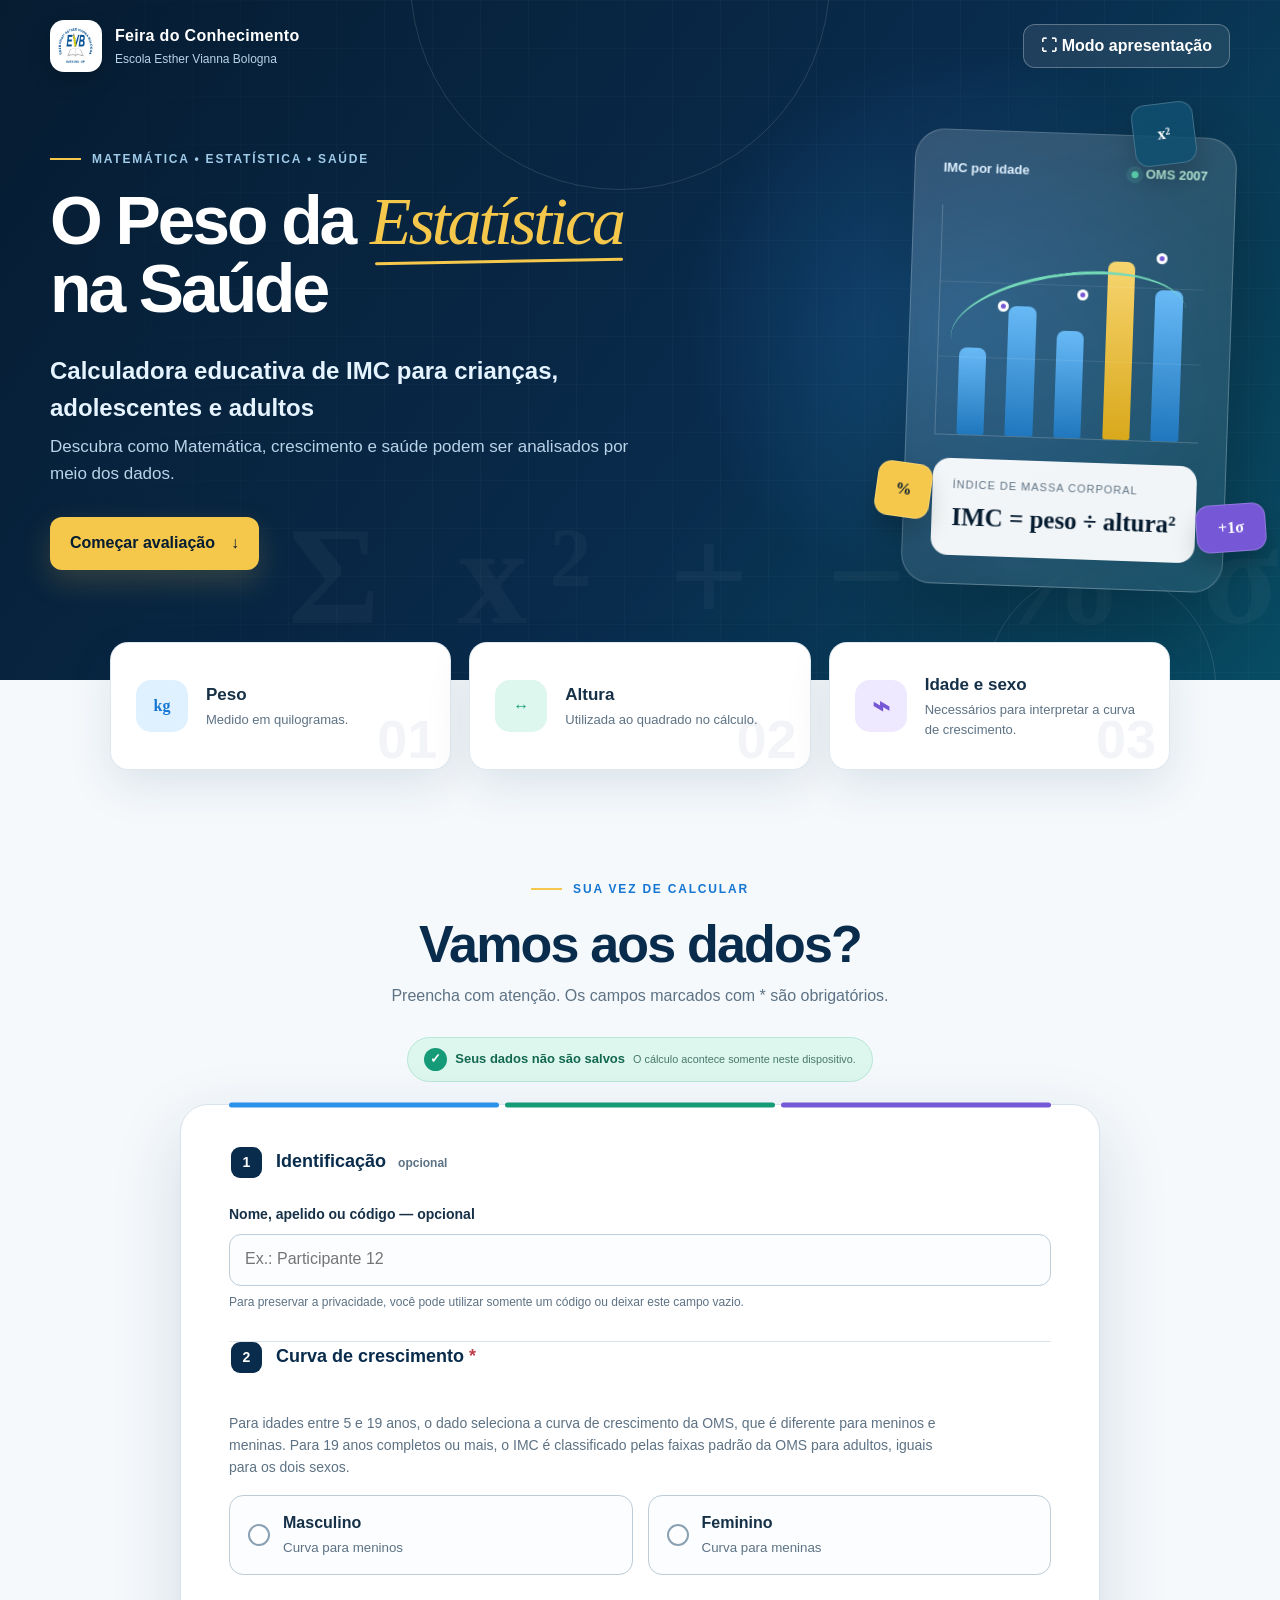
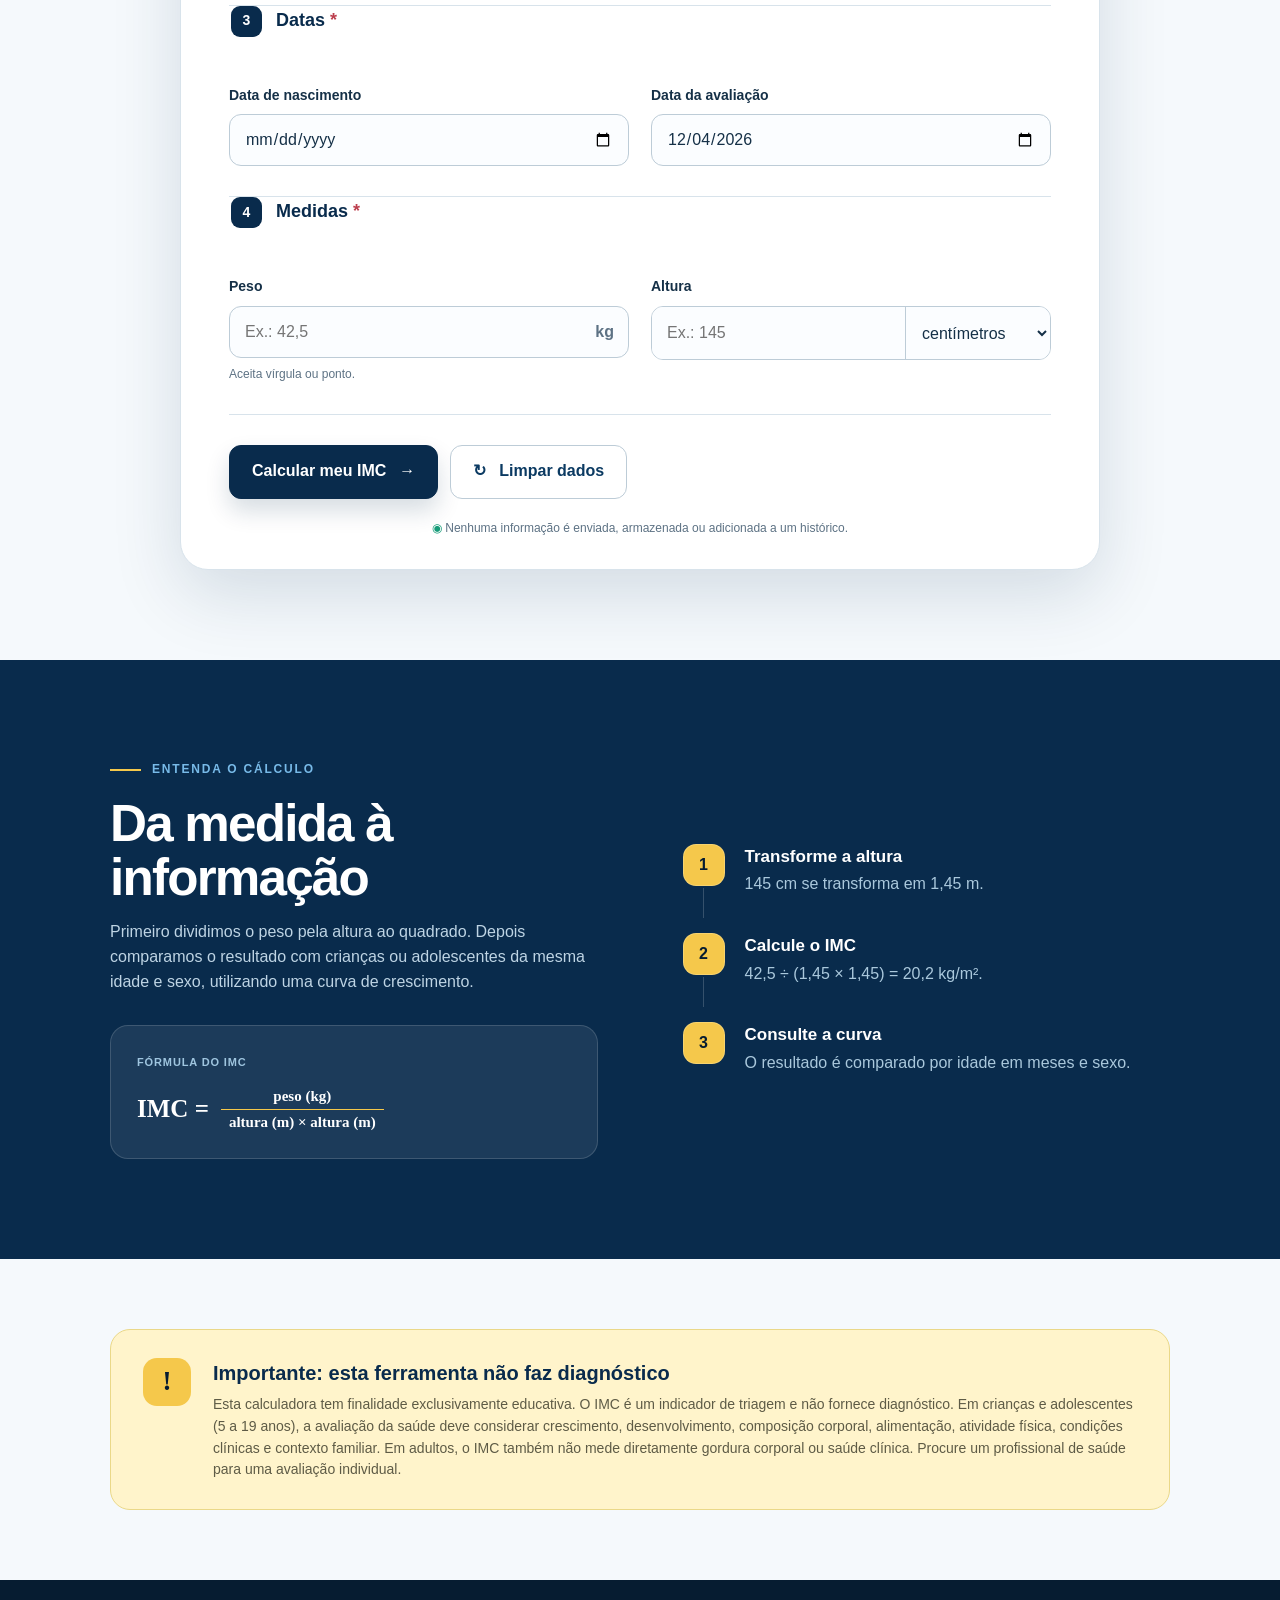
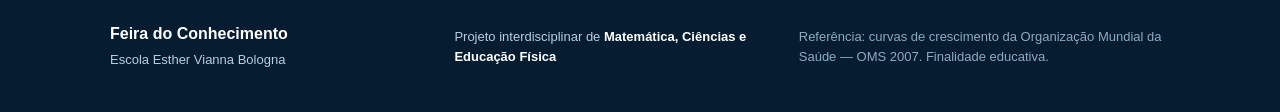
<file: index.html>
<!doctype html>
<html lang="pt-BR">
<head>
  <meta charset="utf-8">
  <meta name="viewport" content="width=device-width, initial-scale=1">
  <meta name="theme-color" content="#092b4c">
  <meta name="description" content="Calculadora educativa de IMC para crianças, adolescentes e adultos: curvas por idade e sexo da OMS até 19 anos e faixas padrão da OMS para adultos.">
  <title>O Peso da Estatística na Saúde</title>
  <link rel="icon" type="image/png" href="logo-escola.png">
  <link rel="stylesheet" href="style.css">
</head>
<body>
  <a class="skip-link" href="#calculadora">Ir para a calculadora</a>

  <header class="site-header">
    <div class="header-inner">
      <a class="brand" href="#inicio" aria-label="Voltar ao início">
        <img class="brand-logo" src="logo-escola.png" width="129" height="129" alt="">
        <span><strong>Feira do Conhecimento</strong><small>Escola Esther Vianna Bologna</small></span>
      </a>
      <button class="presentation-button" id="presentationButton" type="button" aria-label="Ativar modo apresentação em tela cheia">
        <span aria-hidden="true">⛶</span> Modo apresentação
      </button>
    </div>
  </header>

  <main id="inicio">
    <section class="hero" aria-labelledby="hero-title">
      <div class="hero-shape hero-shape-one" aria-hidden="true"></div>
      <div class="hero-shape hero-shape-two" aria-hidden="true"></div>
      <div class="hero-inner">
        <div class="hero-copy">
          <p class="eyebrow"><span></span> Matemática • Estatística • Saúde</p>
          <h1 id="hero-title">O Peso da <em>Estatística</em> na Saúde</h1>
          <p class="hero-subtitle">Calculadora educativa de IMC para crianças, adolescentes e adultos</p>
          <p class="hero-description">Descubra como Matemática, crescimento e saúde podem ser analisados por meio dos dados.</p>
          <a class="hero-cta" href="#calculadora">Começar avaliação <span aria-hidden="true">↓</span></a>
        </div>

        <div class="hero-visual" aria-label="Ilustração educativa com gráfico, régua e símbolos matemáticos">
          <div class="visual-card">
            <div class="visual-topline"><span>IMC por idade</span><span class="live-dot">OMS 2007</span></div>
            <div class="chart" aria-hidden="true">
              <span style="--h:38%"></span><span style="--h:57%"></span><span style="--h:47%"></span><span style="--h:78%"></span><span style="--h:66%"></span>
              <i class="chart-curve"></i>
              <b class="plot-dot dot-one"></b><b class="plot-dot dot-two"></b><b class="plot-dot dot-three"></b>
            </div>
            <div class="visual-formula"><small>Índice de Massa Corporal</small><strong>IMC = peso ÷ altura²</strong></div>
          </div>
          <span class="floating-symbol symbol-one" aria-hidden="true">x²</span>
          <span class="floating-symbol symbol-two" aria-hidden="true">%</span>
          <span class="floating-symbol symbol-three" aria-hidden="true">+1σ</span>
        </div>
      </div>
    </section>

    <section class="education-strip" aria-label="Dados utilizados no cálculo">
      <div class="education-grid">
        <article class="education-card">
          <span class="education-icon scale-icon" aria-hidden="true">kg</span>
          <div><h2>Peso</h2><p>Medido em quilogramas.</p></div>
          <span class="step-number">01</span>
        </article>
        <article class="education-card">
          <span class="education-icon ruler-icon" aria-hidden="true">↔</span>
          <div><h2>Altura</h2><p>Utilizada ao quadrado no cálculo.</p></div>
          <span class="step-number">02</span>
        </article>
        <article class="education-card">
          <span class="education-icon curve-icon" aria-hidden="true">⌁</span>
          <div><h2>Idade e sexo</h2><p>Necessários para interpretar a curva de crescimento.</p></div>
          <span class="step-number">03</span>
        </article>
      </div>
    </section>

    <section class="calculator-section" id="calculadora" aria-labelledby="calculator-title">
      <div class="section-heading">
        <p class="eyebrow dark"><span></span> Sua vez de calcular</p>
        <h2 id="calculator-title">Vamos aos dados?</h2>
        <p>Preencha com atenção. Os campos marcados com <span aria-hidden="true">*</span><span class="sr-only">asterisco</span> são obrigatórios.</p>
      </div>

      <div class="privacy-badge"><span aria-hidden="true">✓</span><strong>Seus dados não são salvos</strong><small>O cálculo acontece somente neste dispositivo.</small></div>

      <form class="calculator-card" id="imcForm" novalidate>
        <div class="form-progress" aria-hidden="true"><span></span><span></span><span></span></div>
        <div class="global-error" id="globalError" role="alert" tabindex="-1" hidden></div>

        <fieldset class="form-block">
          <legend><span>1</span> Identificação <small>opcional</small></legend>
          <div class="field full-field">
            <label for="name">Nome, apelido ou código — opcional</label>
            <input id="name" name="name" type="text" maxlength="60" autocomplete="off" placeholder="Ex.: Participante 12">
            <p class="field-hint">Para preservar a privacidade, você pode utilizar somente um código ou deixar este campo vazio.</p>
          </div>
        </fieldset>

        <fieldset class="form-block">
          <legend><span>2</span> Curva de crescimento <abbr title="campo obrigatório">*</abbr></legend>
          <p class="fieldset-explanation">Para idades entre 5 e 19 anos, o dado seleciona a curva de crescimento da OMS, que é diferente para meninos e meninas. Para 19 anos completos ou mais, o IMC é classificado pelas faixas padrão da OMS para adultos, iguais para os dois sexos.</p>
          <div class="sex-options" id="sexGroup">
            <label class="choice-card"><input type="radio" name="sex" value="male"><span class="choice-dot"></span><span><strong>Masculino</strong><small>Curva para meninos</small></span></label>
            <label class="choice-card"><input type="radio" name="sex" value="female"><span class="choice-dot"></span><span><strong>Feminino</strong><small>Curva para meninas</small></span></label>
          </div>
          <p class="field-error" id="sexError"></p>
        </fieldset>

        <fieldset class="form-block">
          <legend><span>3</span> Datas <abbr title="campos obrigatórios">*</abbr></legend>
          <div class="form-grid">
            <div class="field">
              <label for="birthDate">Data de nascimento</label>
              <input id="birthDate" name="birthDate" type="date" required aria-describedby="birthDateError">
              <p class="field-error" id="birthDateError"></p>
            </div>
            <div class="field">
              <label for="assessmentDate">Data da avaliação</label>
              <input id="assessmentDate" name="assessmentDate" type="date" required aria-describedby="assessmentDateError">
              <p class="field-error" id="assessmentDateError"></p>
            </div>
          </div>
        </fieldset>

        <fieldset class="form-block">
          <legend><span>4</span> Medidas <abbr title="campos obrigatórios">*</abbr></legend>
          <div class="form-grid measures-grid">
            <div class="field">
              <label for="weight">Peso</label>
              <div class="input-with-unit"><input id="weight" name="weight" type="text" inputmode="decimal" autocomplete="off" placeholder="Ex.: 42,5" aria-describedby="weightHint weightError"><span>kg</span></div>
              <p class="field-hint" id="weightHint">Aceita vírgula ou ponto.</p>
              <p class="field-error" id="weightError"></p>
            </div>
            <div class="field">
              <label for="height">Altura</label>
              <div class="height-input-row">
                <input id="height" name="height" type="text" inputmode="decimal" autocomplete="off" placeholder="Ex.: 145" aria-describedby="heightError">
                <select id="heightUnit" name="heightUnit" aria-label="Unidade da altura">
                  <option value="cm">centímetros</option>
                  <option value="m">metros</option>
                </select>
              </div>
              <p class="field-error" id="heightError"></p>
            </div>
          </div>
        </fieldset>

        <div class="form-actions">
          <button class="primary-button" type="submit">Calcular meu IMC <span aria-hidden="true">→</span></button>
          <button class="secondary-button" id="clearButton" type="button"><span aria-hidden="true">↻</span> Limpar dados</button>
        </div>
        <p class="form-privacy"><span aria-hidden="true">◉</span> Nenhuma informação é enviada, armazenada ou adicionada a um histórico.</p>
      </form>
    </section>

    <section class="result-section" id="resultado" aria-labelledby="result-title" aria-live="polite" hidden>
      <div class="result-card" id="resultCard">
        <div class="result-heading">
          <div><p class="eyebrow result-eyebrow"><span></span> Análise concluída</p><h2 id="result-title">Seu resultado</h2><p id="resultName"></p><p class="mode-badge" id="resultModeBadge"></p></div>
          <div class="result-bmi"><small>IMC calculado</small><strong id="resultBmi">—</strong><span>kg/m²</span></div>
        </div>

        <div class="result-summary">
          <div><span>Idade</span><strong id="resultAge">—</strong><small id="resultMonths">—</small></div>
          <div><span>Peso</span><strong id="resultWeight">—</strong></div>
          <div><span>Altura</span><strong id="resultHeight">—</strong></div>
          <div id="resultZRow"><span>Escore-z</span><strong id="resultZ">—</strong><small>IMC por idade</small></div>
        </div>

        <div class="classification-panel">
          <div class="classification-icon" aria-hidden="true">◎</div>
          <div><small id="classificationContextLabel">Classificação na curva de crescimento</small><h3 id="resultClassification">—</h3><p id="resultMessage">—</p></div>
        </div>

        <div class="z-chart" id="zChartSection" aria-labelledby="chart-title">
          <div class="chart-heading"><div><h3 id="chart-title">Onde o resultado aparece na curva</h3><p>Representação educativa do escore-z calculado.</p></div><span id="chartZBadge">z = —</span></div>
          <div class="z-scale-scroll" tabindex="0" aria-label="Régua horizontal de classificação por escore-z">
            <div class="z-scale" id="zScale">
              <div class="z-marker" id="zMarker"><span id="markerLabel">Você está aqui</span><i></i></div>
              <div class="z-bands">
                <span class="band severe-thin">Magreza<br>acentuada</span>
                <span class="band thin">Magreza</span>
                <span class="band adequate">Faixa adequada</span>
                <span class="band overweight">Sobrepeso</span>
                <span class="band obesity">Obesidade</span>
                <span class="band severe-obesity">Obesidade<br>grave</span>
              </div>
              <div class="z-ticks"><span style="left:12.5%">−3</span><span style="left:25%">−2</span><span style="left:62.5%">+1</span><span style="left:75%">+2</span><span style="left:87.5%">+3</span></div>
            </div>
          </div>
          <p class="chart-note"><span aria-hidden="true">i</span> O cálculo usa parâmetros LMS oficiais incorporados ao sistema. O gráfico é uma representação educativa.</p>
        </div>

        <div class="result-guidance"><strong>Uma medida é um ponto da história, não a história inteira.</strong><p>Observe o crescimento ao longo do tempo e converse com um profissional de saúde quando houver dúvidas.</p></div>
        <div class="result-actions">
          <button class="primary-button" id="newAssessmentButton" type="button">Iniciar nova avaliação <span aria-hidden="true">↻</span></button>
          <button class="secondary-button" id="backToFormButton" type="button">Rever dados</button>
        </div>
      </div>
    </section>

    <section class="how-section" aria-labelledby="how-title">
      <div class="how-inner">
        <div class="how-copy">
          <p class="eyebrow dark"><span></span> Entenda o cálculo</p>
          <h2 id="how-title">Da medida à informação</h2>
          <p>Primeiro dividimos o peso pela altura ao quadrado. Depois comparamos o resultado com crianças ou adolescentes da mesma idade e sexo, utilizando uma curva de crescimento.</p>
          <div class="formula-card"><span>Fórmula do IMC</span><strong>IMC = <span class="fraction"><i>peso (kg)</i><i>altura (m) × altura (m)</i></span></strong></div>
        </div>
        <ol class="calculation-steps">
          <li><span>1</span><div><strong>Transforme a altura</strong><p>145 cm se transforma em 1,45 m.</p></div></li>
          <li><span>2</span><div><strong>Calcule o IMC</strong><p>42,5 ÷ (1,45 × 1,45) = 20,2 kg/m².</p></div></li>
          <li><span>3</span><div><strong>Consulte a curva</strong><p>O resultado é comparado por idade em meses e sexo.</p></div></li>
        </ol>
      </div>
    </section>

    <section class="notice-section" aria-label="Aviso educativo importante">
      <div class="notice-card"><span class="notice-icon" aria-hidden="true">!</span><div><h2>Importante: esta ferramenta não faz diagnóstico</h2><p>Esta calculadora tem finalidade exclusivamente educativa. O IMC é um indicador de triagem e não fornece diagnóstico. Em crianças e adolescentes (5 a 19 anos), a avaliação da saúde deve considerar crescimento, desenvolvimento, composição corporal, alimentação, atividade física, condições clínicas e contexto familiar. Em adultos, o IMC também não mede diretamente gordura corporal ou saúde clínica. Procure um profissional de saúde para uma avaliação individual.</p></div></div>
    </section>
  </main>

  <footer class="site-footer">
    <div class="footer-inner">
      <div><strong>Feira do Conhecimento</strong><p>Escola Esther Vianna Bologna</p></div>
      <p>Projeto interdisciplinar de <strong>Matemática, Ciências e Educação Física</strong></p>
      <p class="footer-reference">Referência: curvas de crescimento da Organização Mundial da Saúde — OMS 2007. Finalidade educativa.</p>
    </div>
  </footer>

  <script src="who-data.js"></script>
  <script src="script.js"></script>
</body>
</html>
</file>
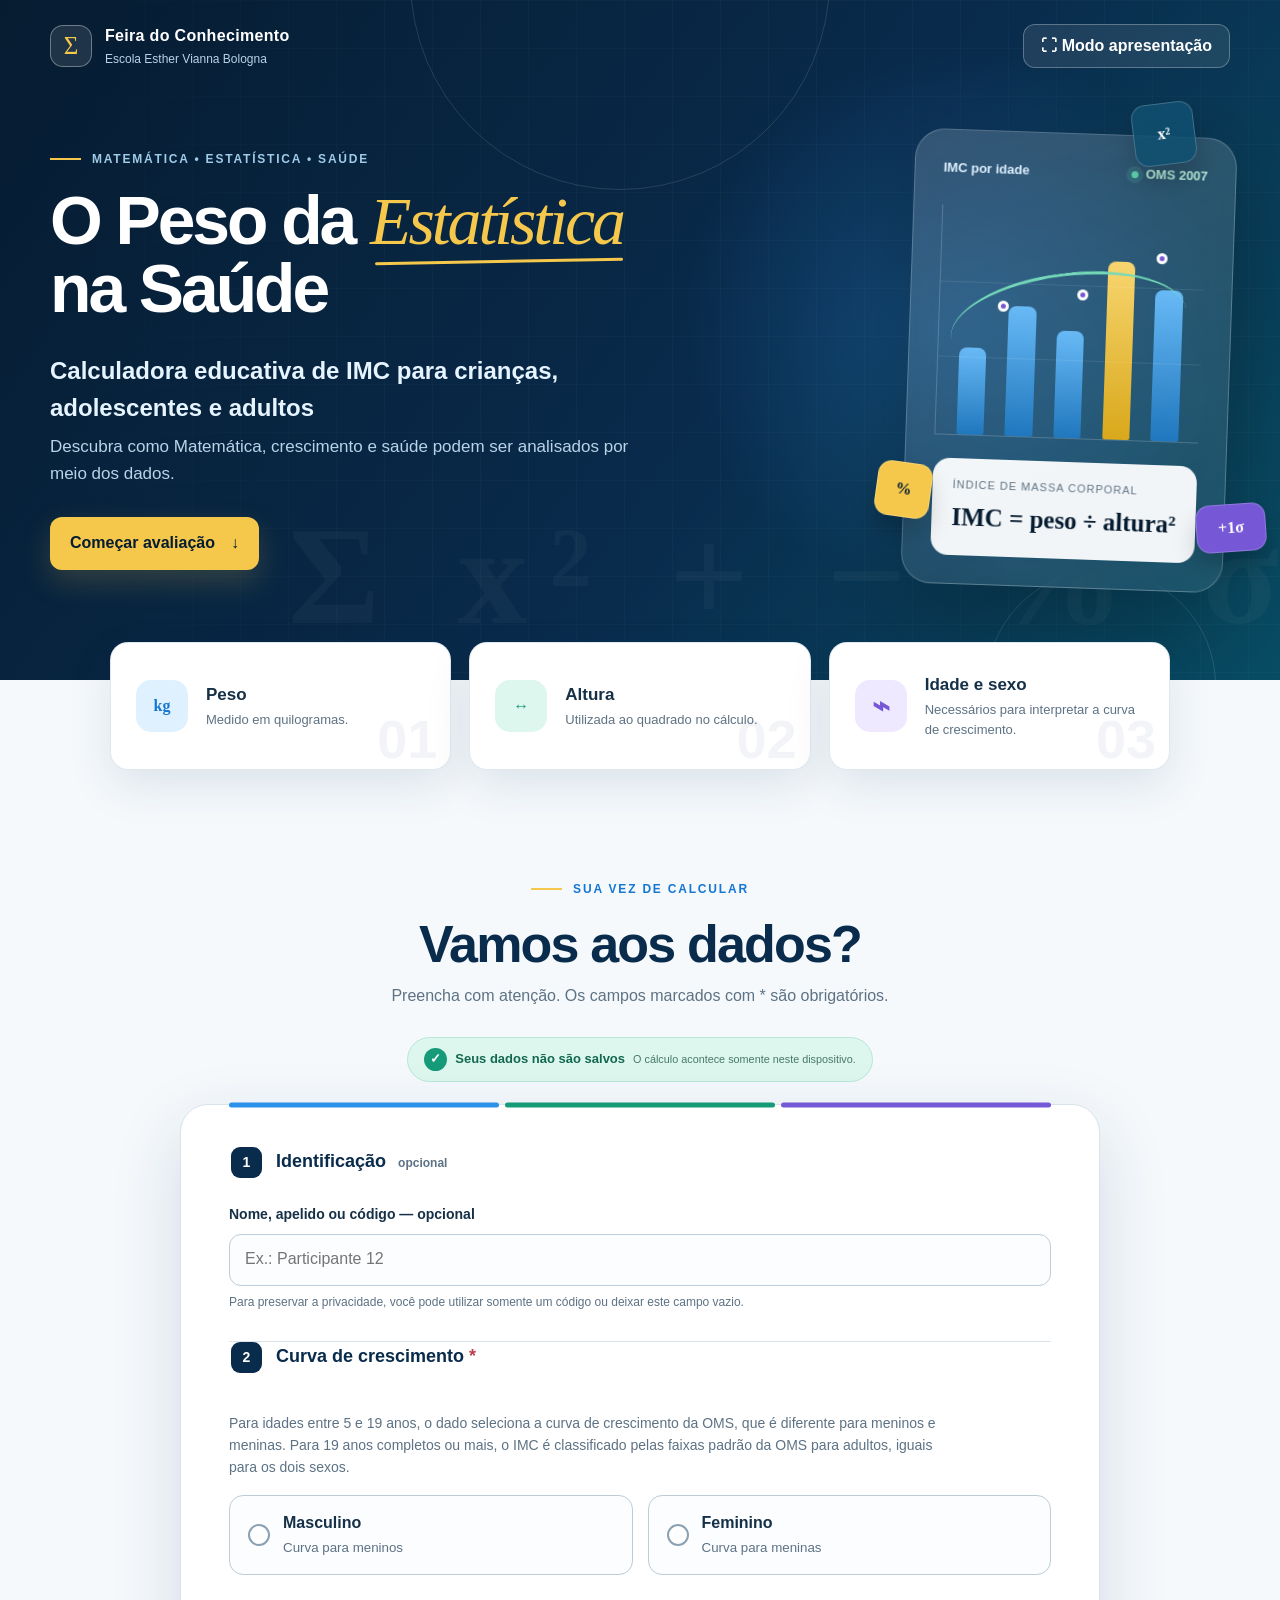
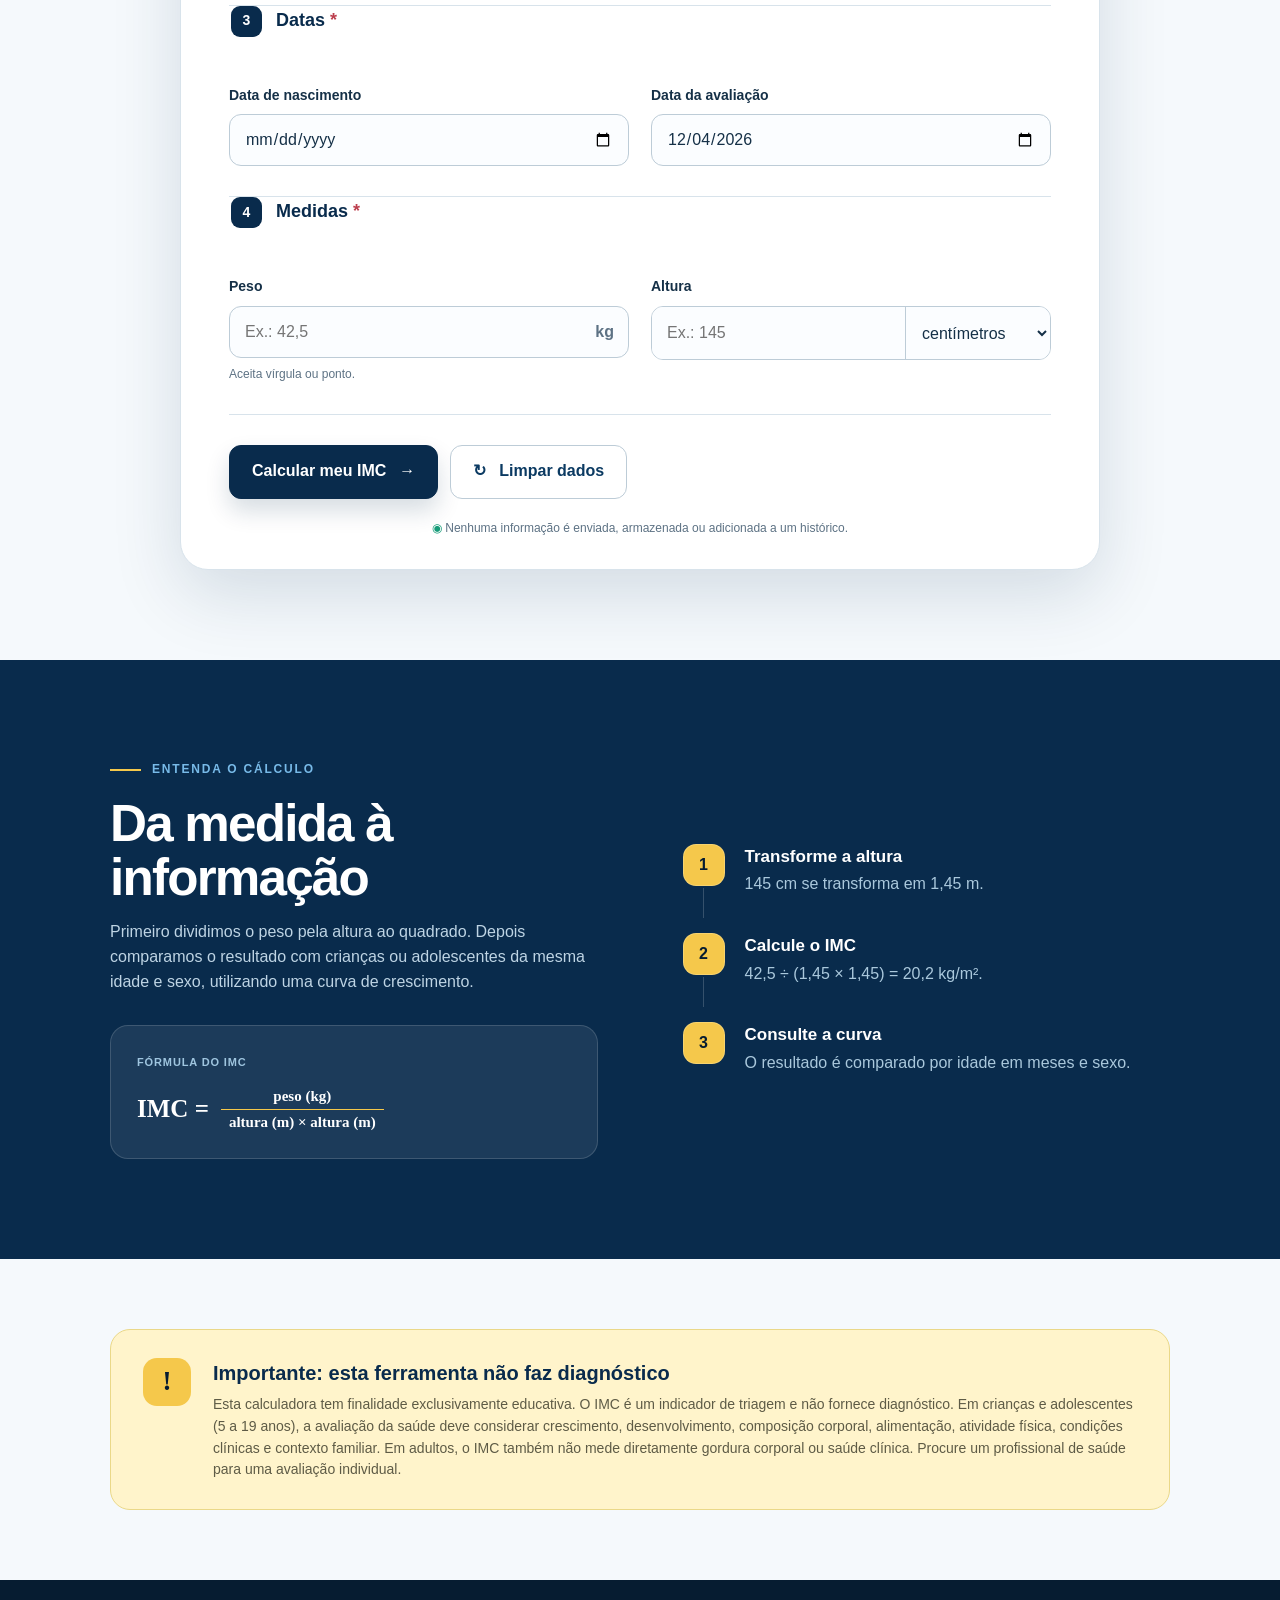
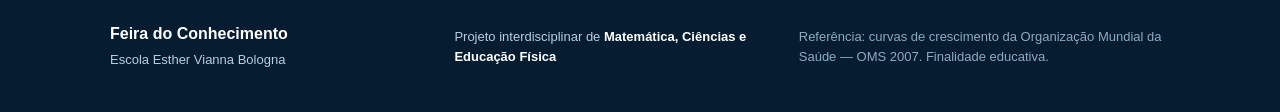
<file: index-unico.html>
<!doctype html>
<html lang="pt-BR">
<head>
  <meta charset="utf-8">
  <meta name="viewport" content="width=device-width, initial-scale=1">
  <meta name="theme-color" content="#092b4c">
  <meta name="description" content="Calculadora educativa de IMC para crianças, adolescentes e adultos: curvas por idade e sexo da OMS até 19 anos e faixas padrão da OMS para adultos.">
  <title>O Peso da Estatística na Saúde — versão offline</title>
  <link rel="icon" type="image/png" href="[data-uri]">
  <style>
:root {
  --navy-950: #061c31;
  --navy-900: #092b4c;
  --navy-800: #0b3a62;
  --blue-600: #1677d2;
  --blue-500: #2c91e9;
  --blue-100: #dff1ff;
  --green-600: #169b78;
  --green-100: #ddf6ee;
  --yellow-400: #f5c84b;
  --yellow-100: #fff4cb;
  --purple-500: #7658d6;
  --ink: #153047;
  --muted: #5d7284;
  --line: #d8e3eb;
  --surface: #f5f9fc;
  --white: #fff;
  --danger: #bc3e4d;
  --shadow: 0 24px 70px rgba(7, 43, 76, .14);
  --radius-lg: 28px;
  --radius-md: 18px;
  --focus: 0 0 0 4px rgba(44, 145, 233, .28);
}

* { box-sizing: border-box; }
html { scroll-behavior: smooth; }
body { margin: 0; min-width: 320px; color: var(--ink); background: var(--surface); font-family: Inter, Aptos, "Segoe UI", Arial, sans-serif; line-height: 1.55; }
button, input, select { font: inherit; }
button, a { -webkit-tap-highlight-color: transparent; }
button { cursor: pointer; }
a { color: inherit; }
.sr-only { position: absolute; width: 1px; height: 1px; padding: 0; margin: -1px; overflow: hidden; clip: rect(0,0,0,0); white-space: nowrap; border: 0; }
.skip-link { position: fixed; top: 10px; left: 10px; z-index: 1000; padding: 12px 18px; border-radius: 10px; color: var(--white); background: var(--navy-950); transform: translateY(-150%); }
.skip-link:focus { transform: translateY(0); }
:focus-visible { outline: none; box-shadow: var(--focus); }

.site-header { position: absolute; z-index: 20; width: 100%; color: var(--white); }
.header-inner { width: min(1180px, calc(100% - 40px)); min-height: 92px; margin: auto; display: flex; align-items: center; justify-content: space-between; gap: 20px; }
.brand { display: inline-flex; gap: 13px; align-items: center; text-decoration: none; }
.brand-mark { width: 42px; height: 42px; display: grid; place-items: center; border: 1px solid rgba(255,255,255,.35); border-radius: 13px; color: var(--yellow-400); background: rgba(255,255,255,.1); font-family: Georgia, serif; font-size: 25px; }
.brand strong, .brand small { display: block; }
.brand strong { font-size: 16px; letter-spacing: .02em; }
.brand small { margin-top: 1px; color: #b9d3e8; font-size: 12px; }
.presentation-button { min-height: 44px; padding: 0 17px; border: 1px solid rgba(255,255,255,.28); border-radius: 12px; color: var(--white); background: rgba(255,255,255,.09); backdrop-filter: blur(8px); font-weight: 700; }
.presentation-button:hover { background: rgba(255,255,255,.17); }

.hero { position: relative; overflow: hidden; min-height: 680px; color: var(--white); background: radial-gradient(circle at 75% 48%, rgba(44,145,233,.28), transparent 27%), linear-gradient(125deg, var(--navy-950), var(--navy-900) 58%, #074c63); }
.hero::before { content: ""; position: absolute; inset: 0; opacity: .13; background-image: linear-gradient(rgba(255,255,255,.18) 1px, transparent 1px), linear-gradient(90deg, rgba(255,255,255,.18) 1px, transparent 1px); background-size: 48px 48px; mask-image: linear-gradient(90deg, transparent, #000 30%, #000); }
.hero::after { content: "Σ  x²  +  −  %  σ"; position: absolute; right: -20px; bottom: -5px; color: rgba(255,255,255,.035); font-family: Georgia, serif; font-weight: 700; font-size: clamp(70px, 11vw, 160px); letter-spacing: .15em; white-space: nowrap; }
.hero-shape { position: absolute; border: 1px solid rgba(255,255,255,.12); border-radius: 50%; }
.hero-shape-one { width: 420px; height: 420px; top: -230px; left: 32%; }
.hero-shape-two { width: 230px; height: 230px; right: 5%; bottom: -120px; }
.hero-inner { position: relative; z-index: 2; width: min(1180px, calc(100% - 40px)); min-height: 680px; margin: auto; padding: 130px 0 90px; display: grid; grid-template-columns: 1.05fr .95fr; align-items: center; gap: 76px; }
.eyebrow { margin: 0 0 18px; display: flex; align-items: center; gap: 11px; color: #9fcae8; text-transform: uppercase; letter-spacing: .15em; font-size: 12px; font-weight: 800; }
.eyebrow span { width: 31px; height: 2px; background: var(--yellow-400); }
.eyebrow.dark { color: var(--blue-600); }
.hero h1 { max-width: 720px; margin: 0; font-size: clamp(46px, 5.3vw, 76px); line-height: .99; letter-spacing: -.045em; }
.hero h1 em { position: relative; color: var(--yellow-400); font-family: Georgia, "Times New Roman", serif; font-weight: 500; }
.hero h1 em::after { content: ""; position: absolute; left: 2%; right: 0; bottom: -4px; height: 3px; border-radius: 5px; background: var(--yellow-400); transform: rotate(-1deg); }
.hero-subtitle { margin: 30px 0 8px; color: #e5f4ff; font-size: clamp(19px, 2vw, 24px); font-weight: 700; }
.hero-description { max-width: 590px; margin: 0; color: #b9d3e8; font-size: 17px; }
.hero-cta { width: fit-content; margin-top: 30px; padding: 14px 20px; display: inline-flex; align-items: center; gap: 16px; border-radius: 12px; color: var(--navy-950); background: var(--yellow-400); text-decoration: none; font-weight: 800; box-shadow: 0 12px 30px rgba(245,200,75,.18); }
.hero-cta:hover { transform: translateY(-2px); }

.hero-visual { position: relative; max-width: 500px; margin-left: auto; }
.visual-card { position: relative; padding: 28px; border: 1px solid rgba(255,255,255,.22); border-radius: 30px; background: linear-gradient(155deg, rgba(255,255,255,.16), rgba(255,255,255,.07)); box-shadow: 0 30px 90px rgba(0,0,0,.25); backdrop-filter: blur(12px); transform: rotate(2deg); }
.visual-topline { display: flex; justify-content: space-between; gap: 16px; color: #dff1ff; font-size: 13px; font-weight: 800; }
.live-dot { color: #b8f0dc; }
.live-dot::before { content: ""; width: 7px; height: 7px; display: inline-block; margin-right: 7px; border-radius: 50%; background: #5bd2ad; box-shadow: 0 0 0 5px rgba(91,210,173,.15); }
.chart { position: relative; height: 230px; margin: 27px 0 23px; padding: 0 18px; display: flex; align-items: flex-end; justify-content: space-around; gap: 16px; border-left: 1px solid rgba(255,255,255,.19); border-bottom: 1px solid rgba(255,255,255,.19); }
.chart::before, .chart::after { content: ""; position: absolute; left: 0; right: 0; height: 1px; background: rgba(255,255,255,.09); }
.chart::before { top: 33%; } .chart::after { top: 66%; }
.chart > span { width: 12%; height: var(--h); border-radius: 8px 8px 2px 2px; background: linear-gradient(#68baf6, #2077bd); }
.chart > span:nth-of-type(4) { background: linear-gradient(#f7d56f, #d9a81b); }
.chart-curve { position: absolute; left: 4%; top: 28%; width: 90%; height: 45%; border-top: 3px solid #74d9b8; border-radius: 50%; transform: rotate(-9deg); }
.plot-dot { position: absolute; width: 11px; height: 11px; border: 3px solid var(--white); border-radius: 50%; background: var(--purple-500); }
.dot-one { left: 22%; top: 41%; } .dot-two { left: 52%; top: 35%; } .dot-three { right: 14%; top: 18%; }
.visual-formula { padding: 18px 20px; border-radius: 17px; color: var(--navy-950); background: rgba(255,255,255,.94); }
.visual-formula small, .visual-formula strong { display: block; }
.visual-formula small { color: var(--muted); font-size: 11px; text-transform: uppercase; letter-spacing: .09em; }
.visual-formula strong { margin-top: 5px; font-family: Georgia, serif; font-size: 25px; }
.floating-symbol { position: absolute; display: grid; place-items: center; border: 1px solid rgba(255,255,255,.2); border-radius: 14px; color: var(--white); background: rgba(15,79,112,.85); box-shadow: 0 15px 25px rgba(0,0,0,.18); font-family: Georgia, serif; font-weight: 800; }
.symbol-one { width: 62px; height: 62px; top: -30px; right: 35px; transform: rotate(-7deg); }
.symbol-two { width: 55px; height: 55px; left: -32px; bottom: 70px; color: var(--navy-950); background: var(--yellow-400); transform: rotate(8deg); }
.symbol-three { width: 70px; height: 48px; right: -36px; bottom: 35px; background: var(--purple-500); transform: rotate(-4deg); }

.education-strip { position: relative; z-index: 4; margin-top: -38px; }
.education-grid { width: min(1060px, calc(100% - 40px)); margin: auto; display: grid; grid-template-columns: repeat(3, 1fr); gap: 18px; }
.education-card { position: relative; min-height: 128px; padding: 25px; display: flex; align-items: center; gap: 18px; overflow: hidden; border: 1px solid rgba(216,227,235,.8); border-radius: var(--radius-md); background: var(--white); box-shadow: 0 16px 45px rgba(8,49,78,.1); }
.education-icon { flex: 0 0 52px; height: 52px; display: grid; place-items: center; border-radius: 15px; color: var(--blue-600); background: var(--blue-100); font-family: Georgia, serif; font-weight: 800; }
.education-card:nth-child(2) .education-icon { color: var(--green-600); background: var(--green-100); }
.education-card:nth-child(3) .education-icon { color: var(--purple-500); background: #eee9ff; font-size: 30px; }
.education-card h2 { margin: 0; font-size: 17px; }
.education-card p { margin: 2px 0 0; color: var(--muted); font-size: 13px; }
.step-number { position: absolute; right: 13px; bottom: -13px; color: rgba(12,63,101,.055); font-size: 54px; font-weight: 900; }

.calculator-section { width: min(920px, calc(100% - 40px)); margin: auto; padding: 110px 0 90px; }
.section-heading { max-width: 650px; margin: 0 auto 28px; text-align: center; }
.section-heading .eyebrow { justify-content: center; }
.section-heading h2 { margin: 0; color: var(--navy-900); font-size: clamp(36px, 5vw, 52px); line-height: 1.05; letter-spacing: -.035em; }
.section-heading > p:last-child { margin: 13px 0 0; color: var(--muted); }
.privacy-badge { width: fit-content; margin: 0 auto 22px; padding: 10px 16px; display: flex; align-items: center; gap: 8px; border: 1px solid #b9e7d8; border-radius: 99px; color: #12694f; background: var(--green-100); font-size: 13px; }
.privacy-badge > span { width: 23px; height: 23px; display: grid; place-items: center; border-radius: 50%; color: var(--white); background: var(--green-600); font-weight: 900; }
.privacy-badge small { color: #47796a; }
.calculator-card { position: relative; padding: 42px 48px 32px; border: 1px solid var(--line); border-radius: var(--radius-lg); background: var(--white); box-shadow: var(--shadow); }
.form-progress { position: absolute; left: 48px; right: 48px; top: 0; display: flex; gap: 6px; transform: translateY(-50%); }
.form-progress span { height: 5px; flex: 1; border-radius: 20px; background: var(--blue-500); }
.form-progress span:nth-child(2) { background: var(--green-600); }
.form-progress span:nth-child(3) { background: var(--purple-500); }
.global-error { margin: 0 0 24px; padding: 15px 17px; border-left: 4px solid var(--danger); border-radius: 10px; color: #7c2230; background: #fff0f2; font-weight: 700; }
.form-block { margin: 0; padding: 30px 0; border: 0; border-bottom: 1px solid var(--line); }
.form-block:first-of-type { padding-top: 8px; }
.form-block legend { width: 100%; margin-bottom: 18px; color: var(--navy-900); font-size: 18px; font-weight: 850; }
.form-block legend > span { width: 31px; height: 31px; margin-right: 9px; display: inline-grid; place-items: center; border-radius: 9px; color: var(--white); background: var(--navy-900); font-size: 14px; }
.form-block legend small { margin-left: 7px; color: var(--muted); font-size: 12px; font-weight: 600; }
.form-block legend abbr { color: var(--danger); text-decoration: none; }
.fieldset-explanation { max-width: 720px; margin: -8px 0 17px; color: var(--muted); font-size: 14px; }
.form-grid { display: grid; grid-template-columns: 1fr 1fr; gap: 22px; }
.field label { display: block; margin-bottom: 8px; color: var(--ink); font-size: 14px; font-weight: 800; }
.field input, .field select, .height-input-row { width: 100%; min-height: 52px; border: 1px solid #bdccd7; border-radius: 12px; color: var(--ink); background: #fbfdff; }
.field input { padding: 0 15px; }
.field input:hover, .field select:hover, .height-input-row:hover { border-color: #7798b0; }
.field input:focus, .field select:focus { border-color: var(--blue-500); background: var(--white); box-shadow: var(--focus); outline: none; }
.field [aria-invalid="true"] { border-color: var(--danger); background: #fff9fa; }
.field-hint { margin: 7px 0 0; color: var(--muted); font-size: 12px; }
.field-error { min-height: 0; margin: 6px 0 0; color: var(--danger); font-size: 12px; font-weight: 700; }
.field-error:empty { display: none; }
.sex-options { display: grid; grid-template-columns: 1fr 1fr; gap: 15px; }
.choice-card { position: relative; min-height: 76px; padding: 15px 18px; display: flex; align-items: center; gap: 13px; border: 1px solid #bdccd7; border-radius: 14px; background: #fbfdff; cursor: pointer; }
.choice-card:hover { border-color: var(--blue-500); background: #f5fbff; }
.choice-card input { position: absolute; opacity: 0; pointer-events: none; }
.choice-dot { width: 22px; height: 22px; flex: 0 0 22px; border: 2px solid #8aa1b3; border-radius: 50%; box-shadow: inset 0 0 0 4px var(--white); }
.choice-card:has(input:checked) { border-color: var(--blue-500); background: var(--blue-100); box-shadow: 0 0 0 2px rgba(44,145,233,.13); }
.choice-card:has(input:focus-visible) { box-shadow: var(--focus); }
.choice-card input:checked + .choice-dot { border-color: var(--blue-500); background: var(--blue-500); }
.choice-card strong, .choice-card small { display: block; }
.choice-card small { margin-top: 2px; color: var(--muted); }
.input-with-unit { position: relative; }
.input-with-unit input { padding-right: 54px; }
.input-with-unit > span { position: absolute; right: 15px; top: 50%; color: var(--muted); font-weight: 800; transform: translateY(-50%); }
.height-input-row { display: grid; grid-template-columns: 1fr 145px; overflow: hidden; }
.height-input-row input, .height-input-row select { min-width: 0; border: 0; border-radius: 0; }
.height-input-row select { padding: 0 12px; border-left: 1px solid #bdccd7; }
.form-actions { padding-top: 30px; display: flex; gap: 12px; }
.primary-button, .secondary-button { min-height: 54px; padding: 0 22px; display: inline-flex; align-items: center; justify-content: center; gap: 13px; border-radius: 12px; font-weight: 850; }
.primary-button { border: 1px solid var(--navy-900); color: var(--white); background: var(--navy-900); box-shadow: 0 12px 23px rgba(9,43,76,.16); }
.primary-button:hover { background: var(--blue-600); border-color: var(--blue-600); transform: translateY(-1px); }
.secondary-button { border: 1px solid #bdccd7; color: var(--navy-800); background: var(--white); }
.secondary-button:hover { border-color: var(--navy-800); background: var(--surface); }
.form-privacy { margin: 20px 0 0; color: var(--muted); text-align: center; font-size: 12px; }
.form-privacy span { color: var(--green-600); }

.result-section { padding: 20px 20px 100px; }
.result-section[hidden] { display: none; }
.result-card { width: min(1050px, 100%); margin: auto; padding: 45px; border-radius: var(--radius-lg); color: var(--ink); background: var(--white); box-shadow: var(--shadow); animation: result-in .5s ease both; }
@keyframes result-in { from { opacity: 0; transform: translateY(20px); } to { opacity: 1; transform: none; } }
.result-heading { padding: 0 0 30px; display: flex; align-items: center; justify-content: space-between; gap: 30px; border-bottom: 1px solid var(--line); }
.result-eyebrow { margin-bottom: 10px; color: var(--green-600); }
.result-heading h2 { margin: 0; color: var(--navy-900); font-size: 38px; line-height: 1; }
#resultName { margin: 8px 0 0; color: var(--muted); }
.mode-badge { display: inline-flex; align-items: center; margin: 10px 0 0; padding: 6px 14px; border-radius: 99px; font-size: 12px; font-weight: 800; letter-spacing: .01em; width: fit-content; }
.mode-badge:empty { display: none; }
.mode-badge.mode-child { color: var(--green-600); background: var(--green-100); }
.mode-badge.mode-adult { color: var(--blue-600); background: var(--blue-100); }
.result-bmi { min-width: 185px; padding: 17px 20px; border-radius: 18px; text-align: right; color: var(--white); background: linear-gradient(135deg, var(--blue-600), var(--navy-800)); }
.result-bmi small, .result-bmi strong { display: block; }
.result-bmi small { color: #cfe9fa; font-size: 12px; }
.result-bmi strong { display: inline; font-size: 42px; line-height: 1.12; }
.result-bmi span { margin-left: 3px; font-size: 12px; }
.result-summary { padding: 28px 0; display: grid; grid-template-columns: repeat(4, 1fr); gap: 12px; }
.result-summary > div { min-height: 96px; padding: 15px; border: 1px solid var(--line); border-radius: 14px; background: #fbfdff; }
.result-summary span, .result-summary small, .result-summary strong { display: block; }
.result-summary span { color: var(--muted); font-size: 11px; text-transform: uppercase; letter-spacing: .08em; }
.result-summary strong { margin: 4px 0 1px; color: var(--navy-900); font-size: 19px; }
.result-summary small { color: var(--muted); font-size: 11px; }
.classification-panel { padding: 24px; display: flex; gap: 18px; align-items: flex-start; border: 1px solid #a8e0ce; border-radius: 18px; background: var(--green-100); }
.classification-icon { width: 49px; height: 49px; flex: 0 0 49px; display: grid; place-items: center; border-radius: 14px; color: var(--white); background: var(--green-600); font-size: 27px; }
.classification-panel small { color: #347360; text-transform: uppercase; letter-spacing: .06em; font-weight: 800; }
.classification-panel h3 { margin: 2px 0 5px; color: #0c6249; font-size: 25px; }
.classification-panel p { margin: 0; color: #315e51; }
.z-chart { margin-top: 25px; padding: 26px; border: 1px solid var(--line); border-radius: 18px; }
.chart-heading { display: flex; justify-content: space-between; gap: 20px; }
.chart-heading h3 { margin: 0; color: var(--navy-900); font-size: 20px; }
.chart-heading p { margin: 2px 0 0; color: var(--muted); font-size: 13px; }
.chart-heading > span { height: fit-content; padding: 7px 12px; border-radius: 99px; color: var(--white); background: var(--purple-500); font-weight: 800; font-size: 13px; }
.z-scale-scroll { margin-top: 58px; padding: 0 2px 30px; overflow-x: auto; }
.z-scale-scroll:focus-visible { border-radius: 10px; box-shadow: var(--focus); }
.z-scale { position: relative; min-width: 650px; }
.z-bands { height: 64px; display: grid; grid-template-columns: 1fr 1fr 3fr 1fr 1fr 1fr; overflow: hidden; border-radius: 11px; }
.band { padding: 8px 5px; display: grid; place-items: center; color: #183449; text-align: center; font-size: 10px; line-height: 1.15; font-weight: 850; }
.severe-thin { background: #dbe9f3; } .thin { background: #bfe1f5; } .adequate { background: #bcebdc; } .overweight { background: #fff0a9; } .obesity { background: #ffd0a6; } .severe-obesity { background: #efb5bf; }
.z-marker { position: absolute; z-index: 2; top: -43px; left: 50%; transform: translateX(-50%); transition: left .65s cubic-bezier(.2,.8,.2,1); }
.z-marker span { padding: 6px 9px; display: block; border-radius: 7px; color: var(--white); background: var(--navy-900); white-space: nowrap; font-size: 10px; font-weight: 800; }
.z-marker i { width: 3px; height: 86px; margin: auto; display: block; background: var(--navy-900); box-shadow: 0 0 0 2px rgba(255,255,255,.7); }
.z-ticks { position: relative; height: 22px; border-top: 1px solid #97aab8; }
.z-ticks span { position: absolute; top: 5px; color: var(--muted); font-size: 11px; font-weight: 800; transform: translateX(-50%); }
.z-ticks span::before { content: ""; position: absolute; top: -7px; left: 50%; width: 1px; height: 5px; background: #97aab8; }
.chart-note { margin: 6px 0 0; display: flex; gap: 8px; align-items: flex-start; color: var(--muted); font-size: 11px; }
.chart-note span { width: 18px; height: 18px; flex: 0 0 18px; display: grid; place-items: center; border-radius: 50%; color: var(--white); background: var(--blue-600); font-family: Georgia, serif; font-weight: 800; }
.result-guidance { margin-top: 25px; padding: 20px 22px; border-left: 4px solid var(--yellow-400); border-radius: 8px 14px 14px 8px; background: var(--yellow-100); }
.result-guidance strong { color: var(--navy-900); }
.result-guidance p { margin: 3px 0 0; color: #5d593e; }
.result-actions { margin-top: 26px; display: flex; gap: 12px; }

.how-section { padding: 100px 20px; color: var(--white); background: var(--navy-900); }
.how-inner { width: min(1060px, 100%); margin: auto; display: grid; grid-template-columns: 1fr 1fr; gap: 85px; align-items: center; }
.how-copy .eyebrow { color: #78bae8; }
.how-copy h2 { margin: 0; font-size: clamp(36px, 4vw, 54px); line-height: 1.05; letter-spacing: -.035em; }
.how-copy > p:last-of-type { color: #bed4e4; }
.formula-card { margin-top: 30px; padding: 23px 26px; border: 1px solid rgba(255,255,255,.15); border-radius: 18px; background: rgba(255,255,255,.08); }
.formula-card > span { color: #9fc5df; text-transform: uppercase; letter-spacing: .08em; font-size: 11px; font-weight: 800; }
.formula-card strong { margin-top: 10px; display: flex; align-items: center; gap: 12px; font-family: Georgia, serif; font-size: 25px; }
.fraction { display: inline-flex; flex-direction: column; text-align: center; }
.fraction i { padding: 1px 8px; font-style: normal; font-size: 15px; }
.fraction i:first-child { border-bottom: 1px solid var(--yellow-400); }
.calculation-steps { margin: 0; padding: 0; list-style: none; }
.calculation-steps li { position: relative; padding: 18px 0; display: flex; gap: 20px; }
.calculation-steps li:not(:last-child)::after { content: ""; position: absolute; left: 20px; top: 62px; bottom: -3px; width: 1px; background: rgba(255,255,255,.18); }
.calculation-steps li > span { width: 42px; height: 42px; flex: 0 0 42px; display: grid; place-items: center; border: 1px solid rgba(255,255,255,.2); border-radius: 13px; color: var(--navy-950); background: var(--yellow-400); font-weight: 900; }
.calculation-steps strong { font-size: 17px; }
.calculation-steps p { margin: 2px 0 0; color: #aac8dc; }

.notice-section { padding: 70px 20px; background: var(--surface); }
.notice-card { width: min(1060px, 100%); margin: auto; padding: 28px 32px; display: flex; align-items: flex-start; gap: 22px; border: 1px solid #ead888; border-radius: 20px; background: var(--yellow-100); }
.notice-icon { width: 48px; height: 48px; flex: 0 0 48px; display: grid; place-items: center; border-radius: 14px; color: var(--navy-950); background: var(--yellow-400); font-family: Georgia, serif; font-size: 27px; font-weight: 900; }
.notice-card h2 { margin: 0 0 5px; color: var(--navy-900); font-size: 20px; }
.notice-card p { margin: 0; color: #5e5b46; font-size: 14px; }
.site-footer { padding: 42px 20px; color: #b7cede; background: var(--navy-950); }
.footer-inner { width: min(1060px, 100%); margin: auto; display: grid; grid-template-columns: 1fr 1fr 1.2fr; gap: 35px; align-items: center; }
.footer-inner strong { color: var(--white); }
.footer-inner p { margin: 3px 0 0; font-size: 13px; }
.footer-reference { color: #8cabc0; }

@media (max-width: 900px) {
  .hero-inner { grid-template-columns: 1fr; gap: 65px; padding-top: 135px; }
  .hero { min-height: 980px; }
  .hero-visual { width: min(520px, 92%); margin: 0 auto; }
  .education-grid { grid-template-columns: 1fr; width: min(650px, calc(100% - 40px)); }
  .education-strip { margin-top: -55px; }
  .how-inner { grid-template-columns: 1fr; gap: 40px; }
  .footer-inner { grid-template-columns: 1fr; gap: 20px; }
}

@media (max-width: 680px) {
  .header-inner { width: min(100% - 28px, 1180px); min-height: 82px; }
  .brand strong { font-size: 13px; } .brand small { font-size: 10px; }
  .brand-mark { width: 37px; height: 37px; }
  .presentation-button { width: 43px; padding: 0; font-size: 0; }
  .presentation-button span { font-size: 20px; }
  .hero { min-height: 910px; }
  .hero-inner { width: min(100% - 30px, 1180px); min-height: auto; padding: 120px 0 85px; }
  .hero h1 { font-size: clamp(42px, 13vw, 59px); }
  .hero-description { font-size: 15px; }
  .visual-card { padding: 20px; }
  .chart { height: 190px; }
  .floating-symbol { display: none; }
  .education-grid, .calculator-section { width: min(100% - 28px, 920px); }
  .calculator-section { padding: 90px 0 70px; }
  .privacy-badge { border-radius: 16px; flex-wrap: wrap; justify-content: center; text-align: center; }
  .privacy-badge small { width: 100%; }
  .calculator-card { padding: 35px 20px 26px; border-radius: 20px; }
  .form-progress { left: 20px; right: 20px; }
  .form-grid, .sex-options { grid-template-columns: 1fr; }
  .height-input-row { grid-template-columns: 1fr 128px; }
  .form-actions, .result-actions { flex-direction: column; }
  .form-actions button, .result-actions button { width: 100%; }
  .result-section { padding-inline: 14px; }
  .result-card { padding: 27px 18px; border-radius: 20px; }
  .result-heading { align-items: stretch; flex-direction: column; }
  .result-bmi { text-align: left; }
  .result-summary { grid-template-columns: 1fr 1fr; }
  .classification-panel { padding: 18px; }
  .classification-icon { width: 40px; height: 40px; flex-basis: 40px; }
  .classification-panel h3 { font-size: 21px; }
  .z-chart { padding: 20px 14px; }
  .chart-heading { flex-direction: column; }
  .chart-heading > span { width: fit-content; }
  .notice-card { padding: 22px; }
}

@media (max-width: 420px) {
  .brand small { max-width: 165px; white-space: nowrap; overflow: hidden; text-overflow: ellipsis; }
  .hero-subtitle { font-size: 18px; }
  .education-card { padding: 20px; }
  .result-summary { grid-template-columns: 1fr; }
  .notice-card { flex-direction: column; }
}

@media (prefers-reduced-motion: reduce) {
  *, *::before, *::after { scroll-behavior: auto !important; animation-duration: .01ms !important; animation-iteration-count: 1 !important; transition-duration: .01ms !important; }
}

@media print {
  .site-header, .hero, .education-strip, .calculator-section, .how-section, .notice-section, .site-footer, .result-actions { display: none !important; }
  .result-section { display: block !important; padding: 0; }
  .result-card { box-shadow: none; }
}

</style>
</head>
<body>
  <a class="skip-link" href="#calculadora">Ir para a calculadora</a>

  <header class="site-header">
    <div class="header-inner">
      <a class="brand" href="#inicio" aria-label="Voltar ao início">
        <span class="brand-mark" aria-hidden="true">Σ</span>
        <span><strong>Feira do Conhecimento</strong><small>Escola Esther Vianna Bologna</small></span>
      </a>
      <button class="presentation-button" id="presentationButton" type="button" aria-label="Ativar modo apresentação em tela cheia">
        <span aria-hidden="true">⛶</span> Modo apresentação
      </button>
    </div>
  </header>

  <main id="inicio">
    <section class="hero" aria-labelledby="hero-title">
      <div class="hero-shape hero-shape-one" aria-hidden="true"></div>
      <div class="hero-shape hero-shape-two" aria-hidden="true"></div>
      <div class="hero-inner">
        <div class="hero-copy">
          <p class="eyebrow"><span></span> Matemática • Estatística • Saúde</p>
          <h1 id="hero-title">O Peso da <em>Estatística</em> na Saúde</h1>
          <p class="hero-subtitle">Calculadora educativa de IMC para crianças, adolescentes e adultos</p>
          <p class="hero-description">Descubra como Matemática, crescimento e saúde podem ser analisados por meio dos dados.</p>
          <a class="hero-cta" href="#calculadora">Começar avaliação <span aria-hidden="true">↓</span></a>
        </div>

        <div class="hero-visual" aria-label="Ilustração educativa com gráfico, régua e símbolos matemáticos">
          <div class="visual-card">
            <div class="visual-topline"><span>IMC por idade</span><span class="live-dot">OMS 2007</span></div>
            <div class="chart" aria-hidden="true">
              <span style="--h:38%"></span><span style="--h:57%"></span><span style="--h:47%"></span><span style="--h:78%"></span><span style="--h:66%"></span>
              <i class="chart-curve"></i>
              <b class="plot-dot dot-one"></b><b class="plot-dot dot-two"></b><b class="plot-dot dot-three"></b>
            </div>
            <div class="visual-formula"><small>Índice de Massa Corporal</small><strong>IMC = peso ÷ altura²</strong></div>
          </div>
          <span class="floating-symbol symbol-one" aria-hidden="true">x²</span>
          <span class="floating-symbol symbol-two" aria-hidden="true">%</span>
          <span class="floating-symbol symbol-three" aria-hidden="true">+1σ</span>
        </div>
      </div>
    </section>

    <section class="education-strip" aria-label="Dados utilizados no cálculo">
      <div class="education-grid">
        <article class="education-card">
          <span class="education-icon scale-icon" aria-hidden="true">kg</span>
          <div><h2>Peso</h2><p>Medido em quilogramas.</p></div>
          <span class="step-number">01</span>
        </article>
        <article class="education-card">
          <span class="education-icon ruler-icon" aria-hidden="true">↔</span>
          <div><h2>Altura</h2><p>Utilizada ao quadrado no cálculo.</p></div>
          <span class="step-number">02</span>
        </article>
        <article class="education-card">
          <span class="education-icon curve-icon" aria-hidden="true">⌁</span>
          <div><h2>Idade e sexo</h2><p>Necessários para interpretar a curva de crescimento.</p></div>
          <span class="step-number">03</span>
        </article>
      </div>
    </section>

    <section class="calculator-section" id="calculadora" aria-labelledby="calculator-title">
      <div class="section-heading">
        <p class="eyebrow dark"><span></span> Sua vez de calcular</p>
        <h2 id="calculator-title">Vamos aos dados?</h2>
        <p>Preencha com atenção. Os campos marcados com <span aria-hidden="true">*</span><span class="sr-only">asterisco</span> são obrigatórios.</p>
      </div>

      <div class="privacy-badge"><span aria-hidden="true">✓</span><strong>Seus dados não são salvos</strong><small>O cálculo acontece somente neste dispositivo.</small></div>

      <form class="calculator-card" id="imcForm" novalidate>
        <div class="form-progress" aria-hidden="true"><span></span><span></span><span></span></div>
        <div class="global-error" id="globalError" role="alert" tabindex="-1" hidden></div>

        <fieldset class="form-block">
          <legend><span>1</span> Identificação <small>opcional</small></legend>
          <div class="field full-field">
            <label for="name">Nome, apelido ou código — opcional</label>
            <input id="name" name="name" type="text" maxlength="60" autocomplete="off" placeholder="Ex.: Participante 12">
            <p class="field-hint">Para preservar a privacidade, você pode utilizar somente um código ou deixar este campo vazio.</p>
          </div>
        </fieldset>

        <fieldset class="form-block">
          <legend><span>2</span> Curva de crescimento <abbr title="campo obrigatório">*</abbr></legend>
          <p class="fieldset-explanation">Para idades entre 5 e 19 anos, o dado seleciona a curva de crescimento da OMS, que é diferente para meninos e meninas. Para 19 anos completos ou mais, o IMC é classificado pelas faixas padrão da OMS para adultos, iguais para os dois sexos.</p>
          <div class="sex-options" id="sexGroup">
            <label class="choice-card"><input type="radio" name="sex" value="male"><span class="choice-dot"></span><span><strong>Masculino</strong><small>Curva para meninos</small></span></label>
            <label class="choice-card"><input type="radio" name="sex" value="female"><span class="choice-dot"></span><span><strong>Feminino</strong><small>Curva para meninas</small></span></label>
          </div>
          <p class="field-error" id="sexError"></p>
        </fieldset>

        <fieldset class="form-block">
          <legend><span>3</span> Datas <abbr title="campos obrigatórios">*</abbr></legend>
          <div class="form-grid">
            <div class="field">
              <label for="birthDate">Data de nascimento</label>
              <input id="birthDate" name="birthDate" type="date" required aria-describedby="birthDateError">
              <p class="field-error" id="birthDateError"></p>
            </div>
            <div class="field">
              <label for="assessmentDate">Data da avaliação</label>
              <input id="assessmentDate" name="assessmentDate" type="date" required aria-describedby="assessmentDateError">
              <p class="field-error" id="assessmentDateError"></p>
            </div>
          </div>
        </fieldset>

        <fieldset class="form-block">
          <legend><span>4</span> Medidas <abbr title="campos obrigatórios">*</abbr></legend>
          <div class="form-grid measures-grid">
            <div class="field">
              <label for="weight">Peso</label>
              <div class="input-with-unit"><input id="weight" name="weight" type="text" inputmode="decimal" autocomplete="off" placeholder="Ex.: 42,5" aria-describedby="weightHint weightError"><span>kg</span></div>
              <p class="field-hint" id="weightHint">Aceita vírgula ou ponto.</p>
              <p class="field-error" id="weightError"></p>
            </div>
            <div class="field">
              <label for="height">Altura</label>
              <div class="height-input-row">
                <input id="height" name="height" type="text" inputmode="decimal" autocomplete="off" placeholder="Ex.: 145" aria-describedby="heightError">
                <select id="heightUnit" name="heightUnit" aria-label="Unidade da altura">
                  <option value="cm">centímetros</option>
                  <option value="m">metros</option>
                </select>
              </div>
              <p class="field-error" id="heightError"></p>
            </div>
          </div>
        </fieldset>

        <div class="form-actions">
          <button class="primary-button" type="submit">Calcular meu IMC <span aria-hidden="true">→</span></button>
          <button class="secondary-button" id="clearButton" type="button"><span aria-hidden="true">↻</span> Limpar dados</button>
        </div>
        <p class="form-privacy"><span aria-hidden="true">◉</span> Nenhuma informação é enviada, armazenada ou adicionada a um histórico.</p>
      </form>
    </section>

    <section class="result-section" id="resultado" aria-labelledby="result-title" aria-live="polite" hidden>
      <div class="result-card" id="resultCard">
        <div class="result-heading">
          <div><p class="eyebrow result-eyebrow"><span></span> Análise concluída</p><h2 id="result-title">Seu resultado</h2><p id="resultName"></p><p class="mode-badge" id="resultModeBadge"></p></div>
          <div class="result-bmi"><small>IMC calculado</small><strong id="resultBmi">—</strong><span>kg/m²</span></div>
        </div>

        <div class="result-summary">
          <div><span>Idade</span><strong id="resultAge">—</strong><small id="resultMonths">—</small></div>
          <div><span>Peso</span><strong id="resultWeight">—</strong></div>
          <div><span>Altura</span><strong id="resultHeight">—</strong></div>
          <div id="resultZRow"><span>Escore-z</span><strong id="resultZ">—</strong><small>IMC por idade</small></div>
        </div>

        <div class="classification-panel">
          <div class="classification-icon" aria-hidden="true">◎</div>
          <div><small id="classificationContextLabel">Classificação na curva de crescimento</small><h3 id="resultClassification">—</h3><p id="resultMessage">—</p></div>
        </div>

        <div class="z-chart" id="zChartSection" aria-labelledby="chart-title">
          <div class="chart-heading"><div><h3 id="chart-title">Onde o resultado aparece na curva</h3><p>Representação educativa do escore-z calculado.</p></div><span id="chartZBadge">z = —</span></div>
          <div class="z-scale-scroll" tabindex="0" aria-label="Régua horizontal de classificação por escore-z">
            <div class="z-scale" id="zScale">
              <div class="z-marker" id="zMarker"><span id="markerLabel">Você está aqui</span><i></i></div>
              <div class="z-bands">
                <span class="band severe-thin">Magreza<br>acentuada</span>
                <span class="band thin">Magreza</span>
                <span class="band adequate">Faixa adequada</span>
                <span class="band overweight">Sobrepeso</span>
                <span class="band obesity">Obesidade</span>
                <span class="band severe-obesity">Obesidade<br>grave</span>
              </div>
              <div class="z-ticks"><span style="left:12.5%">−3</span><span style="left:25%">−2</span><span style="left:62.5%">+1</span><span style="left:75%">+2</span><span style="left:87.5%">+3</span></div>
            </div>
          </div>
          <p class="chart-note"><span aria-hidden="true">i</span> O cálculo usa parâmetros LMS oficiais incorporados ao sistema. O gráfico é uma representação educativa.</p>
        </div>

        <div class="result-guidance"><strong>Uma medida é um ponto da história, não a história inteira.</strong><p>Observe o crescimento ao longo do tempo e converse com um profissional de saúde quando houver dúvidas.</p></div>
        <div class="result-actions">
          <button class="primary-button" id="newAssessmentButton" type="button">Iniciar nova avaliação <span aria-hidden="true">↻</span></button>
          <button class="secondary-button" id="backToFormButton" type="button">Rever dados</button>
        </div>
      </div>
    </section>

    <section class="how-section" aria-labelledby="how-title">
      <div class="how-inner">
        <div class="how-copy">
          <p class="eyebrow dark"><span></span> Entenda o cálculo</p>
          <h2 id="how-title">Da medida à informação</h2>
          <p>Primeiro dividimos o peso pela altura ao quadrado. Depois comparamos o resultado com crianças ou adolescentes da mesma idade e sexo, utilizando uma curva de crescimento.</p>
          <div class="formula-card"><span>Fórmula do IMC</span><strong>IMC = <span class="fraction"><i>peso (kg)</i><i>altura (m) × altura (m)</i></span></strong></div>
        </div>
        <ol class="calculation-steps">
          <li><span>1</span><div><strong>Transforme a altura</strong><p>145 cm se transforma em 1,45 m.</p></div></li>
          <li><span>2</span><div><strong>Calcule o IMC</strong><p>42,5 ÷ (1,45 × 1,45) = 20,2 kg/m².</p></div></li>
          <li><span>3</span><div><strong>Consulte a curva</strong><p>O resultado é comparado por idade em meses e sexo.</p></div></li>
        </ol>
      </div>
    </section>

    <section class="notice-section" aria-label="Aviso educativo importante">
      <div class="notice-card"><span class="notice-icon" aria-hidden="true">!</span><div><h2>Importante: esta ferramenta não faz diagnóstico</h2><p>Esta calculadora tem finalidade exclusivamente educativa. O IMC é um indicador de triagem e não fornece diagnóstico. Em crianças e adolescentes (5 a 19 anos), a avaliação da saúde deve considerar crescimento, desenvolvimento, composição corporal, alimentação, atividade física, condições clínicas e contexto familiar. Em adultos, o IMC também não mede diretamente gordura corporal ou saúde clínica. Procure um profissional de saúde para uma avaliação individual.</p></div></div>
    </section>
  </main>

  <footer class="site-footer">
    <div class="footer-inner">
      <div><strong>Feira do Conhecimento</strong><p>Escola Esther Vianna Bologna</p></div>
      <p>Projeto interdisciplinar de <strong>Matemática, Ciências e Educação Física</strong></p>
      <p class="footer-reference">Referência: curvas de crescimento da Organização Mundial da Saúde — OMS 2007. Finalidade educativa.</p>
    </div>
  </footer>

  <script>
/* Dados LMS oficiais da OMS. Veja README.md para fontes e atualização. */
(function(root){root.WHO_LMS_DATA={"source":"WHO 2007 Growth Reference, BMI-for-age, 5-19 years","firstMonth":60,"lastMonth":228,"female":[[-0.5684,15.2747,0.09789],[-0.8886,15.2441,0.09692],[-0.9068,15.2434,0.09738],[-0.9248,15.2433,0.09783],[-0.9427,15.2438,0.09829],[-0.9605,15.2448,0.09875],[-0.978,15.2464,0.0992],[-0.9954,15.2487,0.09966],[-1.0126,15.2516,0.10012],[-1.0296,15.2551,0.10058],[-1.0464,15.2592,0.10104],[-1.063,15.2641,0.10149],[-1.0794,15.2697,0.10195],[-1.0956,15.276,0.10241],[-1.1115,15.2831,0.10287],[-1.1272,15.2911,0.10333],[-1.1427,15.2998,0.10379],[-1.1579,15.3095,0.10425],[-1.1728,15.32,0.10471],[-1.1875,15.3314,0.10517],[-1.2019,15.3439,0.10562],[-1.216,15.3572,0.10608],[-1.2298,15.3717,0.10654],[-1.2433,15.3871,0.107],[-1.2565,15.4036,0.10746],[-1.2693,15.4211,0.10792],[-1.2819,15.4397,0.10837],[-1.2941,15.4593,0.10883],[-1.306,15.4798,0.10929],[-1.3175,15.5014,0.10974],[-1.3287,15.524,0.1102],[-1.3395,15.5476,0.11065],[-1.3499,15.5723,0.1111],[-1.36,15.5979,0.11156],[-1.3697,15.6246,0.11201],[-1.379,15.6523,0.11246],[-1.388,15.681,0.11291],[-1.3966,15.7107,0.11335],[-1.4047,15.7415,0.1138],[-1.4125,15.7732,0.11424],[-1.4199,15.8058,0.11469],[-1.427,15.8394,0.11513],[-1.4336,15.8738,0.11557],[-1.4398,15.909,0.11601],[-1.4456,15.9451,0.11644],[-1.4511,15.9818,0.11688],[-1.4561,16.0194,0.11731],[-1.4607,16.0575,0.11774],[-1.465,16.0964,0.11816],[-1.4688,16.1358,0.11859],[-1.4723,16.1759,0.11901],[-1.4753,16.2166,0.11943],[-1.478,16.258,0.11985],[-1.4803,16.2999,0.12026],[-1.4823,16.3425,0.12067],[-1.4838,16.3858,0.12108],[-1.485,16.4298,0.12148],[-1.4859,16.4746,0.12188],[-1.4864,16.52,0.12228],[-1.4866,16.5663,0.12268],[-1.4864,16.6133,0.12307],[-1.4859,16.6612,0.12346],[-1.4851,16.71,0.12384],[-1.4839,16.7595,0.12422],[-1.4825,16.81,0.1246],[-1.4807,16.8614,0.12497],[-1.4787,16.9136,0.12534],[-1.4763,16.9667,0.12571],[-1.4737,17.0208,0.12607],[-1.4708,17.0757,0.12643],[-1.4677,17.1316,0.12678],[-1.4642,17.1883,0.12713],[-1.4606,17.2459,0.12748],[-1.4567,17.3044,0.12782],[-1.4526,17.3637,0.12816],[-1.4482,17.4238,0.12849],[-1.4436,17.4847,0.12882],[-1.4389,17.5464,0.12914],[-1.4339,17.6088,0.12946],[-1.4288,17.6719,0.12978],[-1.4235,17.7357,0.13009],[-1.418,17.8001,0.1304],[-1.4123,17.8651,0.1307],[-1.4065,17.9306,0.13099],[-1.4006,17.9966,0.13129],[-1.3945,18.063,0.13158],[-1.3883,18.1297,0.13186],[-1.3819,18.1967,0.13214],[-1.3755,18.2639,0.13241],[-1.3689,18.3312,0.13268],[-1.3621,18.3986,0.13295],[-1.3553,18.466,0.13321],[-1.3483,18.5333,0.13347],[-1.3413,18.6006,0.13372],[-1.3341,18.6677,0.13397],[-1.3269,18.7346,0.13421],[-1.3195,18.8012,0.13445],[-1.3121,18.8675,0.13469],[-1.3046,18.9335,0.13492],[-1.297,18.9991,0.13514],[-1.2894,19.0642,0.13537],[-1.2816,19.1289,0.13559],[-1.2739,19.1931,0.1358],[-1.2661,19.2567,0.13601],[-1.2583,19.3197,0.13622],[-1.2504,19.382,0.13642],[-1.2425,19.4437,0.13662],[-1.2345,19.5045,0.13681],[-1.2266,19.5647,0.137],[-1.2186,19.624,0.13719],[-1.2107,19.6824,0.13738],[-1.2027,19.74,0.13756],[-1.1947,19.7966,0.13774],[-1.1867,19.8523,0.13791],[-1.1788,19.907,0.13808],[-1.1708,19.9607,0.13825],[-1.1629,20.0133,0.13841],[-1.1549,20.0648,0.13858],[-1.147,20.1152,0.13873],[-1.139,20.1644,0.13889],[-1.1311,20.2125,0.13904],[-1.1232,20.2595,0.1392],[-1.1153,20.3053,0.13934],[-1.1074,20.3499,0.13949],[-1.0996,20.3934,0.13963],[-1.0917,20.4357,0.13977],[-1.0838,20.4769,0.13991],[-1.076,20.517,0.14005],[-1.0681,20.556,0.14018],[-1.0603,20.5938,0.14031],[-1.0525,20.6306,0.14044],[-1.0447,20.6663,0.14057],[-1.0368,20.7008,0.1407],[-1.029,20.7344,0.14082],[-1.0212,20.7668,0.14094],[-1.0134,20.7982,0.14106],[-1.0055,20.8286,0.14118],[-0.9977,20.858,0.1413],[-0.9898,20.8863,0.14142],[-0.9819,20.9137,0.14153],[-0.974,20.9401,0.14164],[-0.9661,20.9656,0.14176],[-0.9582,20.9901,0.14187],[-0.9503,21.0138,0.14198],[-0.9423,21.0367,0.14208],[-0.9344,21.0587,0.14219],[-0.9264,21.0801,0.1423],[-0.9184,21.1007,0.1424],[-0.9104,21.1206,0.1425],[-0.9024,21.1399,0.14261],[-0.8944,21.1586,0.14271],[-0.8863,21.1768,0.14281],[-0.8783,21.1944,0.14291],[-0.8703,21.2116,0.14301],[-0.8623,21.2282,0.14311],[-0.8542,21.2444,0.1432],[-0.8462,21.2603,0.1433],[-0.8382,21.2757,0.1434],[-0.8301,21.2908,0.14349],[-0.8221,21.3055,0.14359],[-0.814,21.32,0.14368],[-0.806,21.3341,0.14377],[-0.798,21.348,0.14386],[-0.7899,21.3617,0.14396],[-0.7819,21.3752,0.14405],[-0.7738,21.3884,0.14414],[-0.7658,21.4014,0.14423],[-0.7577,21.4143,0.14432],[-0.7496,21.4269,0.14441]],"male":[[-0.6892,15.1916,0.087],[-0.7387,15.2641,0.0839],[-0.7621,15.2616,0.08414],[-0.7856,15.2604,0.08439],[-0.8089,15.2605,0.08464],[-0.8322,15.2619,0.0849],[-0.8554,15.2645,0.08516],[-0.8785,15.2684,0.08543],[-0.9015,15.2737,0.0857],[-0.9243,15.2801,0.08597],[-0.9471,15.2877,0.08625],[-0.9697,15.2965,0.08653],[-0.9921,15.3062,0.08682],[-1.0144,15.3169,0.08711],[-1.0365,15.3285,0.08741],[-1.0584,15.3408,0.08771],[-1.0801,15.354,0.08802],[-1.1017,15.3679,0.08833],[-1.123,15.3825,0.08865],[-1.1441,15.3978,0.08898],[-1.1649,15.4137,0.08931],[-1.1856,15.4302,0.08964],[-1.206,15.4473,0.08998],[-1.2261,15.465,0.09033],[-1.246,15.4832,0.09068],[-1.2656,15.5019,0.09103],[-1.2849,15.521,0.09139],[-1.304,15.5407,0.09176],[-1.3228,15.5608,0.09213],[-1.3414,15.5814,0.09251],[-1.3596,15.6023,0.09289],[-1.3776,15.6237,0.09327],[-1.3953,15.6455,0.09366],[-1.4126,15.6677,0.09406],[-1.4297,15.6903,0.09445],[-1.4464,15.7133,0.09486],[-1.4629,15.7368,0.09526],[-1.479,15.7606,0.09567],[-1.4947,15.7848,0.09609],[-1.5101,15.8094,0.09651],[-1.5252,15.8344,0.09693],[-1.5399,15.8597,0.09735],[-1.5542,15.8855,0.09778],[-1.5681,15.9116,0.09821],[-1.5817,15.9381,0.09864],[-1.5948,15.9651,0.09907],[-1.6076,15.9925,0.09951],[-1.6199,16.0205,0.09994],[-1.6318,16.049,0.10038],[-1.6433,16.0781,0.10082],[-1.6544,16.1078,0.10126],[-1.6651,16.1381,0.1017],[-1.6753,16.1692,0.10214],[-1.6851,16.2009,0.10259],[-1.6944,16.2333,0.10303],[-1.7032,16.2665,0.10347],[-1.7116,16.3004,0.10391],[-1.7196,16.3351,0.10435],[-1.7271,16.3704,0.10478],[-1.7341,16.4065,0.10522],[-1.7407,16.4433,0.10566],[-1.7468,16.4807,0.10609],[-1.7525,16.5189,0.10652],[-1.7578,16.5578,0.10695],[-1.7626,16.5974,0.10738],[-1.767,16.6376,0.1078],[-1.771,16.6786,0.10823],[-1.7745,16.7203,0.10865],[-1.7777,16.7628,0.10906],[-1.7804,16.8059,0.10948],[-1.7828,16.8497,0.10989],[-1.7847,16.8941,0.1103],[-1.7862,16.9392,0.1107],[-1.7873,16.985,0.1111],[-1.7881,17.0314,0.1115],[-1.7884,17.0784,0.11189],[-1.7884,17.1262,0.11228],[-1.788,17.1746,0.11266],[-1.7873,17.2236,0.11304],[-1.7861,17.2734,0.11342],[-1.7846,17.324,0.11379],[-1.7828,17.3752,0.11415],[-1.7806,17.4272,0.11451],[-1.778,17.4799,0.11487],[-1.7751,17.5334,0.11522],[-1.7719,17.5877,0.11556],[-1.7684,17.6427,0.1159],[-1.7645,17.6985,0.11623],[-1.7604,17.7551,0.11656],[-1.7559,17.8124,0.11688],[-1.7511,17.8704,0.1172],[-1.7461,17.9292,0.11751],[-1.7408,17.9887,0.11781],[-1.7352,18.0488,0.11811],[-1.7293,18.1096,0.11841],[-1.7232,18.171,0.11869],[-1.7168,18.233,0.11898],[-1.7102,18.2955,0.11925],[-1.7033,18.3586,0.11952],[-1.6962,18.4221,0.11979],[-1.6888,18.486,0.12005],[-1.6811,18.5502,0.1203],[-1.6732,18.6148,0.12055],[-1.6651,18.6795,0.12079],[-1.6568,18.7445,0.12102],[-1.6482,18.8095,0.12125],[-1.6394,18.8746,0.12148],[-1.6304,18.9398,0.1217],[-1.6211,19.005,0.12191],[-1.6116,19.0701,0.12212],[-1.602,19.1351,0.12233],[-1.5921,19.2,0.12253],[-1.5821,19.2648,0.12272],[-1.5719,19.3294,0.12291],[-1.5615,19.3937,0.1231],[-1.551,19.4578,0.12328],[-1.5403,19.5217,0.12346],[-1.5294,19.5853,0.12363],[-1.5185,19.6486,0.1238],[-1.5074,19.7117,0.12396],[-1.4961,19.7744,0.12412],[-1.4848,19.8367,0.12428],[-1.4733,19.8987,0.12443],[-1.4617,19.9603,0.12458],[-1.45,20.0215,0.12473],[-1.4382,20.0823,0.12487],[-1.4263,20.1427,0.12501],[-1.4143,20.2026,0.12514],[-1.4022,20.2621,0.12528],[-1.39,20.3211,0.12541],[-1.3777,20.3796,0.12554],[-1.3653,20.4376,0.12567],[-1.3529,20.4951,0.12579],[-1.3403,20.5521,0.12591],[-1.3277,20.6085,0.12603],[-1.3149,20.6644,0.12615],[-1.3021,20.7197,0.12627],[-1.2892,20.7745,0.12638],[-1.2762,20.8287,0.1265],[-1.2631,20.8824,0.12661],[-1.2499,20.9355,0.12672],[-1.2366,20.9881,0.12683],[-1.2233,21.04,0.12694],[-1.2098,21.0914,0.12704],[-1.1962,21.1423,0.12715],[-1.1826,21.1925,0.12726],[-1.1688,21.2423,0.12736],[-1.155,21.2914,0.12746],[-1.141,21.34,0.12756],[-1.127,21.388,0.12767],[-1.1129,21.4354,0.12777],[-1.0986,21.4822,0.12787],[-1.0843,21.5285,0.12797],[-1.0699,21.5742,0.12807],[-1.0553,21.6193,0.12816],[-1.0407,21.6638,0.12826],[-1.026,21.7077,0.12836],[-1.0112,21.751,0.12845],[-0.9962,21.7937,0.12855],[-0.9812,21.8358,0.12864],[-0.9661,21.8773,0.12874],[-0.9509,21.9182,0.12883],[-0.9356,21.9585,0.12893],[-0.9202,21.9982,0.12902],[-0.9048,22.0374,0.12911],[-0.8892,22.076,0.1292],[-0.8735,22.114,0.1293],[-0.8578,22.1514,0.12939],[-0.8419,22.1883,0.12948]]};if(typeof module==='object'&&module.exports){module.exports=root.WHO_LMS_DATA;}})(typeof globalThis!=='undefined'?globalThis:this);

/*
 * Calculadora educativa de IMC por idade e sexo.
 *
 * DADOS DA OMS
 * O arquivo who-data.js contém os parâmetros LMS oficiais por sexo e mês:
 * L = potência Box-Cox que corrige a assimetria da distribuição;
 * M = mediana do IMC para aquela idade e sexo;
 * S = coeficiente de variação da distribuição.
 *
 * Para L diferente de zero: z = ((IMC / M)^L - 1) / (L × S)
 * Para L igual a zero:      z = ln(IMC / M) / S
 *
 * Fora de ±3, aplica-se a extensão linear recomendada pela OMS, usando a
 * distância entre 2 e 3 desvios-padrão. Consulte README.md para fontes.
 */
(function (root) {
  "use strict";

  const MS_PER_DAY = 86_400_000;
  const MIN_MONTH = 60;
  const MAX_MONTH = 228;
  const MAX_PLAUSIBLE_MONTH = 1560; // 130 anos — checagem de plausibilidade, não um limite normativo

  const CLASSIFICATIONS = {
    severeThin: {
      label: "Magreza acentuada",
      message: "O resultado ficou muito abaixo da faixa esperada para idade e sexo. Uma única medição não estabelece diagnóstico, mas é recomendável conversar com os responsáveis e buscar avaliação de um profissional de saúde."
    },
    thin: {
      label: "Magreza",
      message: "O resultado ficou abaixo da faixa de referência para idade e sexo. É importante observar o crescimento ao longo do tempo e, se necessário, conversar com um profissional de saúde."
    },
    adequate: {
      label: "Faixa adequada",
      message: "O resultado está dentro da faixa de referência para idade e sexo. Continue valorizando alimentação variada, movimento, sono adequado e acompanhamento do crescimento."
    },
    overweight: {
      label: "Sobrepeso",
      message: "O resultado ficou acima da faixa de referência para idade e sexo. Isso não representa um diagnóstico isolado. A análise deve considerar crescimento, alimentação, atividade física, sono e acompanhamento profissional."
    },
    obesity: {
      label: "Obesidade",
      message: "O resultado ficou consideravelmente acima da faixa de referência para idade e sexo. Recomenda-se conversar com os responsáveis e procurar orientação profissional, sem julgamentos ou dietas por conta própria."
    },
    severeObesity: {
      label: "Obesidade grave",
      message: "O resultado ficou muito acima da faixa de referência para idade e sexo. É importante procurar avaliação profissional para uma análise completa, respeitosa e individualizada."
    }
  };

  // Faixas de IMC para adultos (19 anos completos ou mais) — classificação padrão da OMS,
  // única para os dois sexos e sem uso de escore-z (que se aplica apenas a crianças e adolescentes).
  const ADULT_CLASSIFICATIONS = {
    underweight: {
      label: "Abaixo do peso",
      message: "O IMC ficou abaixo da faixa considerada adequada para adultos. Uma única medição não estabelece diagnóstico; é recomendável conversar com um profissional de saúde."
    },
    normal: {
      label: "Peso adequado",
      message: "O IMC está dentro da faixa considerada adequada para adultos. Continue valorizando alimentação variada, atividade física e sono adequado."
    },
    overweight: {
      label: "Sobrepeso",
      message: "O IMC ficou acima da faixa considerada adequada para adultos. Isso não representa um diagnóstico isolado; a avaliação completa deve considerar alimentação, atividade física e acompanhamento profissional."
    },
    obesityI: {
      label: "Obesidade grau I",
      message: "O IMC ficou na faixa de obesidade grau I para adultos. Recomenda-se buscar orientação profissional para uma avaliação completa e individualizada."
    },
    obesityII: {
      label: "Obesidade grau II",
      message: "O IMC ficou na faixa de obesidade grau II para adultos. É importante procurar avaliação profissional para uma análise completa e individualizada."
    },
    obesityIII: {
      label: "Obesidade grau III",
      message: "O IMC ficou na faixa de obesidade grau III para adultos. É importante procurar avaliação profissional para uma análise completa e individualizada."
    }
  };

  function parseDate(value) {
    if (!/^\d{4}-\d{2}-\d{2}$/.test(value || "")) return null;
    const [year, month, day] = value.split("-").map(Number);
    const date = new Date(Date.UTC(year, month - 1, day));
    if (date.getUTCFullYear() !== year || date.getUTCMonth() !== month - 1 || date.getUTCDate() !== day) return null;
    return date;
  }

  function dateToInputValue(date) {
    const year = date.getFullYear();
    const month = String(date.getMonth() + 1).padStart(2, "0");
    const day = String(date.getDate()).padStart(2, "0");
    return `${year}-${month}-${day}`;
  }

  function calculateAge(birthInput, assessmentInput) {
    const birth = birthInput instanceof Date ? birthInput : parseDate(birthInput);
    const assessment = assessmentInput instanceof Date ? assessmentInput : parseDate(assessmentInput);
    if (!birth || !assessment || assessment < birth) return null;

    let totalMonths = (assessment.getUTCFullYear() - birth.getUTCFullYear()) * 12
      + assessment.getUTCMonth() - birth.getUTCMonth();
    if (assessment.getUTCDate() < birth.getUTCDate()) totalMonths -= 1;

    return {
      years: Math.floor(totalMonths / 12),
      months: totalMonths % 12,
      totalMonths,
      totalDays: Math.floor((assessment.getTime() - birth.getTime()) / MS_PER_DAY)
    };
  }

  function parseBrazilianNumber(value) {
    if (typeof value === "number") return Number.isFinite(value) ? value : NaN;
    const normalized = String(value || "").trim().replace(/\s/g, "").replace(",", ".");
    if (!/^\d+(?:\.\d+)?$/.test(normalized)) return NaN;
    return Number(normalized);
  }

  function heightInMeters(value, unit) {
    const height = parseBrazilianNumber(value);
    if (!Number.isFinite(height)) return NaN;
    return unit === "cm" ? height / 100 : height;
  }

  function calculateBmi(weight, heightMeters) {
    return weight / (heightMeters * heightMeters);
  }

  function lmsValueAtZ(z, l, m, s) {
    if (Math.abs(l) < 1e-12) return m * Math.exp(s * z);
    const base = 1 + l * s * z;
    return base > 0 ? m * Math.pow(base, 1 / l) : NaN;
  }

  function calculateWhoZScore(bmi, l, m, s) {
    const rawZ = Math.abs(l) < 1e-12
      ? Math.log(bmi / m) / s
      : (Math.pow(bmi / m, l) - 1) / (l * s);

    if (rawZ >= -3 && rawZ <= 3) return rawZ;

    if (rawZ > 3) {
      const sd3 = lmsValueAtZ(3, l, m, s);
      const sd2 = lmsValueAtZ(2, l, m, s);
      return 3 + (bmi - sd3) / (sd3 - sd2);
    }

    const sdNeg3 = lmsValueAtZ(-3, l, m, s);
    const sdNeg2 = lmsValueAtZ(-2, l, m, s);
    return -3 + (bmi - sdNeg3) / (sdNeg2 - sdNeg3);
  }

  function getLms(sex, ageMonths, data) {
    const source = data || root.WHO_LMS_DATA;
    if (!source || !source[sex] || ageMonths < source.firstMonth || ageMonths > source.lastMonth) return null;
    const row = source[sex][ageMonths - source.firstMonth];
    return row ? { l: row[0], m: row[1], s: row[2] } : null;
  }

  function classifyZ(z) {
    if (z < -3) return { key: "severeThin", ...CLASSIFICATIONS.severeThin };
    if (z < -2) return { key: "thin", ...CLASSIFICATIONS.thin };
    if (z <= 1) return { key: "adequate", ...CLASSIFICATIONS.adequate };
    if (z <= 2) return { key: "overweight", ...CLASSIFICATIONS.overweight };
    if (z <= 3) return { key: "obesity", ...CLASSIFICATIONS.obesity };
    return { key: "severeObesity", ...CLASSIFICATIONS.severeObesity };
  }

  function isAdultAge(totalMonths) {
    return totalMonths > MAX_MONTH;
  }

  function classifyAdultBmi(bmi) {
    if (bmi < 18.5) return { key: "underweight", ...ADULT_CLASSIFICATIONS.underweight };
    if (bmi < 25) return { key: "normal", ...ADULT_CLASSIFICATIONS.normal };
    if (bmi < 30) return { key: "overweight", ...ADULT_CLASSIFICATIONS.overweight };
    if (bmi < 35) return { key: "obesityI", ...ADULT_CLASSIFICATIONS.obesityI };
    if (bmi < 40) return { key: "obesityII", ...ADULT_CLASSIFICATIONS.obesityII };
    return { key: "obesityIII", ...ADULT_CLASSIFICATIONS.obesityIII };
  }

  function formatNumber(value, decimals) {
    return new Intl.NumberFormat("pt-BR", {
      minimumFractionDigits: decimals,
      maximumFractionDigits: decimals
    }).format(value);
  }

  function formatZ(z) {
    const prefix = z > 0 ? "+" : z < 0 ? "−" : "";
    return `${prefix}${formatNumber(Math.abs(z), 2)}`;
  }

  function plural(value, singular, pluralForm) {
    return `${value} ${value === 1 ? singular : pluralForm}`;
  }

  function formatAge(age) {
    return `${plural(age.years, "ano", "anos")} e ${plural(age.months, "mês", "meses")}`;
  }

  function validate(values) {
    const errors = {};
    if (!values.sex) errors.sex = "Selecione a curva correspondente para continuar.";

    const birth = parseDate(values.birthDate);
    const assessment = parseDate(values.assessmentDate);
    if (!birth) errors.birthDate = "Informe a data de nascimento.";
    if (!assessment) errors.assessmentDate = "Informe a data da avaliação.";

    let age = null;
    if (birth && assessment) {
      if (birth > assessment) {
        errors.birthDate = "A data de nascimento não pode ser posterior à data da avaliação.";
      } else {
        age = calculateAge(birth, assessment);
        if (age.totalMonths < MIN_MONTH) {
          errors.birthDate = `Esta calculadora exige idade mínima de 5 anos completos (${MIN_MONTH} meses).`;
        } else if (age.totalMonths > MAX_PLAUSIBLE_MONTH) {
          errors.birthDate = "Confira a data de nascimento informada.";
        }
      }
    }

    const weight = parseBrazilianNumber(values.weight);
    if (!Number.isFinite(weight)) errors.weight = "Informe o peso em quilogramas.";
    else if (weight < 10 || weight > 300) errors.weight = "Confira o peso informado. Utilize um valor plausível entre 10 e 300 kg.";

    const heightMeters = heightInMeters(values.height, values.heightUnit);
    if (!Number.isFinite(heightMeters)) errors.height = "Informe uma altura válida.";
    else if (heightMeters < 0.8 || heightMeters > 2.3) errors.height = "Confira a altura informada. Utilize um valor plausível entre 80 cm e 2,30 m.";

    let bmi = null;
    if (Number.isFinite(weight) && Number.isFinite(heightMeters) && weight > 0 && heightMeters > 0) {
      bmi = calculateBmi(weight, heightMeters);
      if (bmi < 7 || bmi > 100) errors.height = "Confira peso e altura: a combinação informada está fora dos limites plausíveis.";
    }

    return { valid: Object.keys(errors).length === 0, errors, birth, assessment, age, weight, heightMeters, bmi };
  }

  const api = {
    MIN_MONTH,
    MAX_MONTH,
    MAX_PLAUSIBLE_MONTH,
    parseDate,
    calculateAge,
    parseBrazilianNumber,
    heightInMeters,
    calculateBmi,
    lmsValueAtZ,
    calculateWhoZScore,
    getLms,
    classifyZ,
    isAdultAge,
    classifyAdultBmi,
    validate,
    formatAge,
    formatZ
  };

  root.IMCCalculator = api;
  if (typeof module === "object" && module.exports) module.exports = api;
  if (typeof document === "undefined") return;

  const form = document.getElementById("imcForm");
  const resultSection = document.getElementById("resultado");
  const globalError = document.getElementById("globalError");
  const assessmentDate = document.getElementById("assessmentDate");
  const fields = {
    birthDate: document.getElementById("birthDate"),
    assessmentDate,
    weight: document.getElementById("weight"),
    height: document.getElementById("height")
  };

  assessmentDate.value = dateToInputValue(new Date());
  fields.birthDate.max = assessmentDate.value;

  function readValues() {
    const formData = new FormData(form);
    return {
      name: String(formData.get("name") || "").trim(),
      sex: String(formData.get("sex") || ""),
      birthDate: String(formData.get("birthDate") || ""),
      assessmentDate: String(formData.get("assessmentDate") || ""),
      weight: String(formData.get("weight") || ""),
      height: String(formData.get("height") || ""),
      heightUnit: String(formData.get("heightUnit") || "cm")
    };
  }

  function clearErrors() {
    globalError.hidden = true;
    globalError.textContent = "";
    document.querySelectorAll(".field-error").forEach((element) => { element.textContent = ""; });
    document.querySelectorAll("[aria-invalid='true']").forEach((element) => element.removeAttribute("aria-invalid"));
    document.getElementById("sexGroup").removeAttribute("aria-invalid");
  }

  function showErrors(errors) {
    clearErrors();
    globalError.textContent = "Confira os dados informados antes de continuar.";
    globalError.hidden = false;
    globalError.focus();

    Object.entries(errors).forEach(([key, message]) => {
      const messageElement = document.getElementById(`${key}Error`);
      if (messageElement) messageElement.textContent = message;
      if (key === "sex") document.getElementById("sexGroup").setAttribute("aria-invalid", "true");
      else if (fields[key]) fields[key].setAttribute("aria-invalid", "true");
    });
  }

  function markerPosition(z) {
    const clamped = Math.max(-4, Math.min(4, z));
    return ((clamped + 4) / 8) * 100;
  }

  const CHILD_STYLES = {
    severeThin: ["#e7eef4", "#375f7a"],
    thin: ["#dff1ff", "#176da9"],
    adequate: ["#ddf6ee", "#169b78"],
    overweight: ["#fff4cb", "#a77a00"],
    obesity: ["#ffead6", "#bf671f"],
    severeObesity: ["#fde1e5", "#b53f50"]
  };

  const ADULT_STYLES = {
    underweight: ["#dff1ff", "#176da9"],
    normal: ["#ddf6ee", "#169b78"],
    overweight: ["#fff4cb", "#a77a00"],
    obesityI: ["#ffead6", "#bf671f"],
    obesityII: ["#ffdcc2", "#a5501a"],
    obesityIII: ["#fde1e5", "#b53f50"]
  };

  function updateClassificationStyle(key, adult) {
    const panel = document.querySelector(".classification-panel");
    const [background, accent] = (adult ? ADULT_STYLES : CHILD_STYLES)[key];
    panel.style.background = background;
    panel.style.borderColor = accent;
    panel.querySelector(".classification-icon").style.background = accent;
    panel.querySelector("h3").style.color = accent;
  }

  function fillCommonResultFields(values, computed) {
    const safeName = values.name;
    document.getElementById("resultName").textContent = safeName ? `Avaliação de ${safeName}` : "Avaliação sem identificação";
    document.getElementById("resultBmi").textContent = formatNumber(computed.bmi, 1);
    document.getElementById("resultAge").textContent = formatAge(computed.age);
    document.getElementById("resultMonths").textContent = `${computed.age.totalMonths} meses completos`;
    document.getElementById("resultWeight").textContent = `${formatNumber(computed.weight, 1)} kg`;
    document.getElementById("resultHeight").textContent = `${formatNumber(computed.heightMeters, 2)} m`;
  }

  function renderChildResult(values, computed) {
    const lms = getLms(values.sex, computed.age.totalMonths);
    if (!lms) {
      showErrors({ birthDate: "Não foi possível localizar a idade na referência da OMS." });
      return;
    }

    const z = calculateWhoZScore(computed.bmi, lms.l, lms.m, lms.s);
    const classification = classifyZ(z);

    fillCommonResultFields(values, computed);
    document.getElementById("resultModeBadge").textContent = "Avaliação infantil/adolescente — curva da OMS por idade e sexo";
    document.getElementById("resultModeBadge").className = "mode-badge mode-child";
    document.getElementById("resultZRow").hidden = false;
    document.getElementById("resultZ").textContent = formatZ(z);
    document.getElementById("classificationContextLabel").textContent = "Classificação na curva de crescimento";
    document.getElementById("resultClassification").textContent = classification.label;
    document.getElementById("resultMessage").textContent = classification.message;
    document.getElementById("zChartSection").hidden = false;
    document.getElementById("chartZBadge").textContent = `z = ${formatZ(z)}`;
    document.getElementById("zMarker").style.left = `${markerPosition(z)}%`;
    document.getElementById("markerLabel").textContent = `Resultado: ${formatZ(z)}`;
    updateClassificationStyle(classification.key, false);

    resultSection.hidden = false;
    requestAnimationFrame(() => resultSection.scrollIntoView({ behavior: "smooth", block: "start" }));
  }

  function renderAdultResult(values, computed) {
    const classification = classifyAdultBmi(computed.bmi);

    fillCommonResultFields(values, computed);
    document.getElementById("resultModeBadge").textContent = "Avaliação adulta (19 anos completos ou mais) — faixas de IMC da OMS, sem escore-z";
    document.getElementById("resultModeBadge").className = "mode-badge mode-adult";
    document.getElementById("resultZRow").hidden = true;
    document.getElementById("classificationContextLabel").textContent = "Classificação por IMC — faixas padrão da OMS para adultos";
    document.getElementById("resultClassification").textContent = classification.label;
    document.getElementById("resultMessage").textContent = classification.message;
    document.getElementById("zChartSection").hidden = true;
    updateClassificationStyle(classification.key, true);

    resultSection.hidden = false;
    requestAnimationFrame(() => resultSection.scrollIntoView({ behavior: "smooth", block: "start" }));
  }

  function renderResult(values, computed) {
    if (isAdultAge(computed.age.totalMonths)) renderAdultResult(values, computed);
    else renderChildResult(values, computed);
  }

  function resetAll(focusForm) {
    form.reset();
    assessmentDate.value = dateToInputValue(new Date());
    document.getElementById("heightUnit").value = "cm";
    clearErrors();
    resultSection.hidden = true;
    if (focusForm) {
      document.getElementById("calculadora").scrollIntoView({ behavior: "smooth", block: "start" });
      setTimeout(() => document.getElementById("name").focus(), 450);
    }
  }

  form.addEventListener("submit", (event) => {
    event.preventDefault();
    const values = readValues();
    const computed = validate(values);
    if (!computed.valid) {
      showErrors(computed.errors);
      resultSection.hidden = true;
      return;
    }
    clearErrors();
    renderResult(values, computed);
  });

  document.getElementById("clearButton").addEventListener("click", () => resetAll(false));
  document.getElementById("newAssessmentButton").addEventListener("click", () => resetAll(true));
  document.getElementById("backToFormButton").addEventListener("click", () => {
    document.getElementById("calculadora").scrollIntoView({ behavior: "smooth", block: "start" });
    document.getElementById("name").focus({ preventScroll: true });
  });

  assessmentDate.addEventListener("change", () => {
    fields.birthDate.max = assessmentDate.value || dateToInputValue(new Date());
  });

  document.getElementById("presentationButton").addEventListener("click", async () => {
    const button = document.getElementById("presentationButton");
    try {
      if (!document.fullscreenElement) {
        await document.documentElement.requestFullscreen();
        button.innerHTML = '<span aria-hidden="true">×</span> Sair da apresentação';
        button.setAttribute("aria-label", "Sair do modo apresentação");
      } else {
        await document.exitFullscreen();
      }
    } catch (_) {
      button.textContent = "Tela cheia indisponível";
    }
  });

  document.addEventListener("fullscreenchange", () => {
    const button = document.getElementById("presentationButton");
    if (!document.fullscreenElement) {
      button.innerHTML = '<span aria-hidden="true">⛶</span> Modo apresentação';
      button.setAttribute("aria-label", "Ativar modo apresentação em tela cheia");
    }
  });
})(typeof globalThis !== "undefined" ? globalThis : this);
</script>
</body>
</html>
</file>
<file: style.css>
:root {
  --navy-950: #061c31;
  --navy-900: #092b4c;
  --navy-800: #0b3a62;
  --blue-600: #1677d2;
  --blue-500: #2c91e9;
  --blue-100: #dff1ff;
  --green-600: #169b78;
  --green-100: #ddf6ee;
  --yellow-400: #f5c84b;
  --yellow-100: #fff4cb;
  --purple-500: #7658d6;
  --ink: #153047;
  --muted: #5d7284;
  --line: #d8e3eb;
  --surface: #f5f9fc;
  --white: #fff;
  --danger: #bc3e4d;
  --shadow: 0 24px 70px rgba(7, 43, 76, .14);
  --radius-lg: 28px;
  --radius-md: 18px;
  --focus: 0 0 0 4px rgba(44, 145, 233, .28);
}

* { box-sizing: border-box; }
html { scroll-behavior: smooth; }
body { margin: 0; min-width: 320px; color: var(--ink); background: var(--surface); font-family: Inter, Aptos, "Segoe UI", Arial, sans-serif; line-height: 1.55; }
button, input, select { font: inherit; }
button, a { -webkit-tap-highlight-color: transparent; }
button { cursor: pointer; }
a { color: inherit; }
.sr-only { position: absolute; width: 1px; height: 1px; padding: 0; margin: -1px; overflow: hidden; clip: rect(0,0,0,0); white-space: nowrap; border: 0; }
.skip-link { position: fixed; top: 10px; left: 10px; z-index: 1000; padding: 12px 18px; border-radius: 10px; color: var(--white); background: var(--navy-950); transform: translateY(-150%); }
.skip-link:focus { transform: translateY(0); }
:focus-visible { outline: none; box-shadow: var(--focus); }

.site-header { position: absolute; z-index: 20; width: 100%; color: var(--white); }
.header-inner { width: min(1180px, calc(100% - 40px)); min-height: 92px; margin: auto; display: flex; align-items: center; justify-content: space-between; gap: 20px; }
.brand { display: inline-flex; gap: 13px; align-items: center; text-decoration: none; }
.brand-logo { width: 52px; height: 52px; flex: 0 0 auto; object-fit: contain; padding: 3px; border: 1px solid rgba(255,255,255,.5); border-radius: 14px; background: #fff; box-shadow: 0 8px 22px rgba(0,0,0,.18); }
.brand strong, .brand small { display: block; }
.brand strong { font-size: 16px; letter-spacing: .02em; }
.brand small { margin-top: 1px; color: #b9d3e8; font-size: 12px; }
.presentation-button { min-height: 44px; padding: 0 17px; border: 1px solid rgba(255,255,255,.28); border-radius: 12px; color: var(--white); background: rgba(255,255,255,.09); backdrop-filter: blur(8px); font-weight: 700; }
.presentation-button:hover { background: rgba(255,255,255,.17); }

.hero { position: relative; overflow: hidden; min-height: 680px; color: var(--white); background: radial-gradient(circle at 75% 48%, rgba(44,145,233,.28), transparent 27%), linear-gradient(125deg, var(--navy-950), var(--navy-900) 58%, #074c63); }
.hero::before { content: ""; position: absolute; inset: 0; opacity: .13; background-image: linear-gradient(rgba(255,255,255,.18) 1px, transparent 1px), linear-gradient(90deg, rgba(255,255,255,.18) 1px, transparent 1px); background-size: 48px 48px; mask-image: linear-gradient(90deg, transparent, #000 30%, #000); }
.hero::after { content: "Σ  x²  +  −  %  σ"; position: absolute; right: -20px; bottom: -5px; color: rgba(255,255,255,.035); font-family: Georgia, serif; font-weight: 700; font-size: clamp(70px, 11vw, 160px); letter-spacing: .15em; white-space: nowrap; }
.hero-shape { position: absolute; border: 1px solid rgba(255,255,255,.12); border-radius: 50%; }
.hero-shape-one { width: 420px; height: 420px; top: -230px; left: 32%; }
.hero-shape-two { width: 230px; height: 230px; right: 5%; bottom: -120px; }
.hero-inner { position: relative; z-index: 2; width: min(1180px, calc(100% - 40px)); min-height: 680px; margin: auto; padding: 130px 0 90px; display: grid; grid-template-columns: 1.05fr .95fr; align-items: center; gap: 76px; }
.eyebrow { margin: 0 0 18px; display: flex; align-items: center; gap: 11px; color: #9fcae8; text-transform: uppercase; letter-spacing: .15em; font-size: 12px; font-weight: 800; }
.eyebrow span { width: 31px; height: 2px; background: var(--yellow-400); }
.eyebrow.dark { color: var(--blue-600); }
.hero h1 { max-width: 720px; margin: 0; font-size: clamp(46px, 5.3vw, 76px); line-height: .99; letter-spacing: -.045em; }
.hero h1 em { position: relative; color: var(--yellow-400); font-family: Georgia, "Times New Roman", serif; font-weight: 500; }
.hero h1 em::after { content: ""; position: absolute; left: 2%; right: 0; bottom: -4px; height: 3px; border-radius: 5px; background: var(--yellow-400); transform: rotate(-1deg); }
.hero-subtitle { margin: 30px 0 8px; color: #e5f4ff; font-size: clamp(19px, 2vw, 24px); font-weight: 700; }
.hero-description { max-width: 590px; margin: 0; color: #b9d3e8; font-size: 17px; }
.hero-cta { width: fit-content; margin-top: 30px; padding: 14px 20px; display: inline-flex; align-items: center; gap: 16px; border-radius: 12px; color: var(--navy-950); background: var(--yellow-400); text-decoration: none; font-weight: 800; box-shadow: 0 12px 30px rgba(245,200,75,.18); }
.hero-cta:hover { transform: translateY(-2px); }

.hero-visual { position: relative; max-width: 500px; margin-left: auto; }
.visual-card { position: relative; padding: 28px; border: 1px solid rgba(255,255,255,.22); border-radius: 30px; background: linear-gradient(155deg, rgba(255,255,255,.16), rgba(255,255,255,.07)); box-shadow: 0 30px 90px rgba(0,0,0,.25); backdrop-filter: blur(12px); transform: rotate(2deg); }
.visual-topline { display: flex; justify-content: space-between; gap: 16px; color: #dff1ff; font-size: 13px; font-weight: 800; }
.live-dot { color: #b8f0dc; }
.live-dot::before { content: ""; width: 7px; height: 7px; display: inline-block; margin-right: 7px; border-radius: 50%; background: #5bd2ad; box-shadow: 0 0 0 5px rgba(91,210,173,.15); }
.chart { position: relative; height: 230px; margin: 27px 0 23px; padding: 0 18px; display: flex; align-items: flex-end; justify-content: space-around; gap: 16px; border-left: 1px solid rgba(255,255,255,.19); border-bottom: 1px solid rgba(255,255,255,.19); }
.chart::before, .chart::after { content: ""; position: absolute; left: 0; right: 0; height: 1px; background: rgba(255,255,255,.09); }
.chart::before { top: 33%; } .chart::after { top: 66%; }
.chart > span { width: 12%; height: var(--h); border-radius: 8px 8px 2px 2px; background: linear-gradient(#68baf6, #2077bd); }
.chart > span:nth-of-type(4) { background: linear-gradient(#f7d56f, #d9a81b); }
.chart-curve { position: absolute; left: 4%; top: 28%; width: 90%; height: 45%; border-top: 3px solid #74d9b8; border-radius: 50%; transform: rotate(-9deg); }
.plot-dot { position: absolute; width: 11px; height: 11px; border: 3px solid var(--white); border-radius: 50%; background: var(--purple-500); }
.dot-one { left: 22%; top: 41%; } .dot-two { left: 52%; top: 35%; } .dot-three { right: 14%; top: 18%; }
.visual-formula { padding: 18px 20px; border-radius: 17px; color: var(--navy-950); background: rgba(255,255,255,.94); }
.visual-formula small, .visual-formula strong { display: block; }
.visual-formula small { color: var(--muted); font-size: 11px; text-transform: uppercase; letter-spacing: .09em; }
.visual-formula strong { margin-top: 5px; font-family: Georgia, serif; font-size: 25px; }
.floating-symbol { position: absolute; display: grid; place-items: center; border: 1px solid rgba(255,255,255,.2); border-radius: 14px; color: var(--white); background: rgba(15,79,112,.85); box-shadow: 0 15px 25px rgba(0,0,0,.18); font-family: Georgia, serif; font-weight: 800; }
.symbol-one { width: 62px; height: 62px; top: -30px; right: 35px; transform: rotate(-7deg); }
.symbol-two { width: 55px; height: 55px; left: -32px; bottom: 70px; color: var(--navy-950); background: var(--yellow-400); transform: rotate(8deg); }
.symbol-three { width: 70px; height: 48px; right: -36px; bottom: 35px; background: var(--purple-500); transform: rotate(-4deg); }

.education-strip { position: relative; z-index: 4; margin-top: -38px; }
.education-grid { width: min(1060px, calc(100% - 40px)); margin: auto; display: grid; grid-template-columns: repeat(3, 1fr); gap: 18px; }
.education-card { position: relative; min-height: 128px; padding: 25px; display: flex; align-items: center; gap: 18px; overflow: hidden; border: 1px solid rgba(216,227,235,.8); border-radius: var(--radius-md); background: var(--white); box-shadow: 0 16px 45px rgba(8,49,78,.1); }
.education-icon { flex: 0 0 52px; height: 52px; display: grid; place-items: center; border-radius: 15px; color: var(--blue-600); background: var(--blue-100); font-family: Georgia, serif; font-weight: 800; }
.education-card:nth-child(2) .education-icon { color: var(--green-600); background: var(--green-100); }
.education-card:nth-child(3) .education-icon { color: var(--purple-500); background: #eee9ff; font-size: 30px; }
.education-card h2 { margin: 0; font-size: 17px; }
.education-card p { margin: 2px 0 0; color: var(--muted); font-size: 13px; }
.step-number { position: absolute; right: 13px; bottom: -13px; color: rgba(12,63,101,.055); font-size: 54px; font-weight: 900; }

.calculator-section { width: min(920px, calc(100% - 40px)); margin: auto; padding: 110px 0 90px; }
.section-heading { max-width: 650px; margin: 0 auto 28px; text-align: center; }
.section-heading .eyebrow { justify-content: center; }
.section-heading h2 { margin: 0; color: var(--navy-900); font-size: clamp(36px, 5vw, 52px); line-height: 1.05; letter-spacing: -.035em; }
.section-heading > p:last-child { margin: 13px 0 0; color: var(--muted); }
.privacy-badge { width: fit-content; margin: 0 auto 22px; padding: 10px 16px; display: flex; align-items: center; gap: 8px; border: 1px solid #b9e7d8; border-radius: 99px; color: #12694f; background: var(--green-100); font-size: 13px; }
.privacy-badge > span { width: 23px; height: 23px; display: grid; place-items: center; border-radius: 50%; color: var(--white); background: var(--green-600); font-weight: 900; }
.privacy-badge small { color: #47796a; }
.calculator-card { position: relative; padding: 42px 48px 32px; border: 1px solid var(--line); border-radius: var(--radius-lg); background: var(--white); box-shadow: var(--shadow); }
.form-progress { position: absolute; left: 48px; right: 48px; top: 0; display: flex; gap: 6px; transform: translateY(-50%); }
.form-progress span { height: 5px; flex: 1; border-radius: 20px; background: var(--blue-500); }
.form-progress span:nth-child(2) { background: var(--green-600); }
.form-progress span:nth-child(3) { background: var(--purple-500); }
.global-error { margin: 0 0 24px; padding: 15px 17px; border-left: 4px solid var(--danger); border-radius: 10px; color: #7c2230; background: #fff0f2; font-weight: 700; }
.form-block { margin: 0; padding: 30px 0; border: 0; border-bottom: 1px solid var(--line); }
.form-block:first-of-type { padding-top: 8px; }
.form-block legend { width: 100%; margin-bottom: 18px; color: var(--navy-900); font-size: 18px; font-weight: 850; }
.form-block legend > span { width: 31px; height: 31px; margin-right: 9px; display: inline-grid; place-items: center; border-radius: 9px; color: var(--white); background: var(--navy-900); font-size: 14px; }
.form-block legend small { margin-left: 7px; color: var(--muted); font-size: 12px; font-weight: 600; }
.form-block legend abbr { color: var(--danger); text-decoration: none; }
.fieldset-explanation { max-width: 720px; margin: -8px 0 17px; color: var(--muted); font-size: 14px; }
.form-grid { display: grid; grid-template-columns: 1fr 1fr; gap: 22px; }
.field label { display: block; margin-bottom: 8px; color: var(--ink); font-size: 14px; font-weight: 800; }
.field input, .field select, .height-input-row { width: 100%; min-height: 52px; border: 1px solid #bdccd7; border-radius: 12px; color: var(--ink); background: #fbfdff; }
.field input { padding: 0 15px; }
.field input:hover, .field select:hover, .height-input-row:hover { border-color: #7798b0; }
.field input:focus, .field select:focus { border-color: var(--blue-500); background: var(--white); box-shadow: var(--focus); outline: none; }
.field [aria-invalid="true"] { border-color: var(--danger); background: #fff9fa; }
.field-hint { margin: 7px 0 0; color: var(--muted); font-size: 12px; }
.field-error { min-height: 0; margin: 6px 0 0; color: var(--danger); font-size: 12px; font-weight: 700; }
.field-error:empty { display: none; }
.sex-options { display: grid; grid-template-columns: 1fr 1fr; gap: 15px; }
.choice-card { position: relative; min-height: 76px; padding: 15px 18px; display: flex; align-items: center; gap: 13px; border: 1px solid #bdccd7; border-radius: 14px; background: #fbfdff; cursor: pointer; }
.choice-card:hover { border-color: var(--blue-500); background: #f5fbff; }
.choice-card input { position: absolute; opacity: 0; pointer-events: none; }
.choice-dot { width: 22px; height: 22px; flex: 0 0 22px; border: 2px solid #8aa1b3; border-radius: 50%; box-shadow: inset 0 0 0 4px var(--white); }
.choice-card:has(input:checked) { border-color: var(--blue-500); background: var(--blue-100); box-shadow: 0 0 0 2px rgba(44,145,233,.13); }
.choice-card:has(input:focus-visible) { box-shadow: var(--focus); }
.choice-card input:checked + .choice-dot { border-color: var(--blue-500); background: var(--blue-500); }
.choice-card strong, .choice-card small { display: block; }
.choice-card small { margin-top: 2px; color: var(--muted); }
.input-with-unit { position: relative; }
.input-with-unit input { padding-right: 54px; }
.input-with-unit > span { position: absolute; right: 15px; top: 50%; color: var(--muted); font-weight: 800; transform: translateY(-50%); }
.height-input-row { display: grid; grid-template-columns: 1fr 145px; overflow: hidden; }
.height-input-row input, .height-input-row select { min-width: 0; border: 0; border-radius: 0; }
.height-input-row select { padding: 0 12px; border-left: 1px solid #bdccd7; }
.form-actions { padding-top: 30px; display: flex; gap: 12px; }
.primary-button, .secondary-button { min-height: 54px; padding: 0 22px; display: inline-flex; align-items: center; justify-content: center; gap: 13px; border-radius: 12px; font-weight: 850; }
.primary-button { border: 1px solid var(--navy-900); color: var(--white); background: var(--navy-900); box-shadow: 0 12px 23px rgba(9,43,76,.16); }
.primary-button:hover { background: var(--blue-600); border-color: var(--blue-600); transform: translateY(-1px); }
.secondary-button { border: 1px solid #bdccd7; color: var(--navy-800); background: var(--white); }
.secondary-button:hover { border-color: var(--navy-800); background: var(--surface); }
.form-privacy { margin: 20px 0 0; color: var(--muted); text-align: center; font-size: 12px; }
.form-privacy span { color: var(--green-600); }

.result-section { padding: 20px 20px 100px; }
.result-section[hidden] { display: none; }
.result-card { width: min(1050px, 100%); margin: auto; padding: 45px; border-radius: var(--radius-lg); color: var(--ink); background: var(--white); box-shadow: var(--shadow); animation: result-in .5s ease both; }
@keyframes result-in { from { opacity: 0; transform: translateY(20px); } to { opacity: 1; transform: none; } }
.result-heading { padding: 0 0 30px; display: flex; align-items: center; justify-content: space-between; gap: 30px; border-bottom: 1px solid var(--line); }
.result-eyebrow { margin-bottom: 10px; color: var(--green-600); }
.result-heading h2 { margin: 0; color: var(--navy-900); font-size: 38px; line-height: 1; }
#resultName { margin: 8px 0 0; color: var(--muted); }
.mode-badge { display: inline-flex; align-items: center; margin: 10px 0 0; padding: 6px 14px; border-radius: 99px; font-size: 12px; font-weight: 800; letter-spacing: .01em; width: fit-content; }
.mode-badge:empty { display: none; }
.mode-badge.mode-child { color: var(--green-600); background: var(--green-100); }
.mode-badge.mode-adult { color: var(--blue-600); background: var(--blue-100); }
.result-bmi { min-width: 185px; padding: 17px 20px; border-radius: 18px; text-align: right; color: var(--white); background: linear-gradient(135deg, var(--blue-600), var(--navy-800)); }
.result-bmi small, .result-bmi strong { display: block; }
.result-bmi small { color: #cfe9fa; font-size: 12px; }
.result-bmi strong { display: inline; font-size: 42px; line-height: 1.12; }
.result-bmi span { margin-left: 3px; font-size: 12px; }
.result-summary { padding: 28px 0; display: grid; grid-template-columns: repeat(4, 1fr); gap: 12px; }
.result-summary > div { min-height: 96px; padding: 15px; border: 1px solid var(--line); border-radius: 14px; background: #fbfdff; }
.result-summary span, .result-summary small, .result-summary strong { display: block; }
.result-summary span { color: var(--muted); font-size: 11px; text-transform: uppercase; letter-spacing: .08em; }
.result-summary strong { margin: 4px 0 1px; color: var(--navy-900); font-size: 19px; }
.result-summary small { color: var(--muted); font-size: 11px; }
.classification-panel { padding: 24px; display: flex; gap: 18px; align-items: flex-start; border: 1px solid #a8e0ce; border-radius: 18px; background: var(--green-100); }
.classification-icon { width: 49px; height: 49px; flex: 0 0 49px; display: grid; place-items: center; border-radius: 14px; color: var(--white); background: var(--green-600); font-size: 27px; }
.classification-panel small { color: #347360; text-transform: uppercase; letter-spacing: .06em; font-weight: 800; }
.classification-panel h3 { margin: 2px 0 5px; color: #0c6249; font-size: 25px; }
.classification-panel p { margin: 0; color: #315e51; }
.z-chart { margin-top: 25px; padding: 26px; border: 1px solid var(--line); border-radius: 18px; }
.chart-heading { display: flex; justify-content: space-between; gap: 20px; }
.chart-heading h3 { margin: 0; color: var(--navy-900); font-size: 20px; }
.chart-heading p { margin: 2px 0 0; color: var(--muted); font-size: 13px; }
.chart-heading > span { height: fit-content; padding: 7px 12px; border-radius: 99px; color: var(--white); background: var(--purple-500); font-weight: 800; font-size: 13px; }
.z-scale-scroll { margin-top: 58px; padding: 0 2px 30px; overflow-x: auto; }
.z-scale-scroll:focus-visible { border-radius: 10px; box-shadow: var(--focus); }
.z-scale { position: relative; min-width: 650px; }
.z-bands { height: 64px; display: grid; grid-template-columns: 1fr 1fr 3fr 1fr 1fr 1fr; overflow: hidden; border-radius: 11px; }
.band { padding: 8px 5px; display: grid; place-items: center; color: #183449; text-align: center; font-size: 10px; line-height: 1.15; font-weight: 850; }
.severe-thin { background: #dbe9f3; } .thin { background: #bfe1f5; } .adequate { background: #bcebdc; } .overweight { background: #fff0a9; } .obesity { background: #ffd0a6; } .severe-obesity { background: #efb5bf; }
.z-marker { position: absolute; z-index: 2; top: -43px; left: 50%; transform: translateX(-50%); transition: left .65s cubic-bezier(.2,.8,.2,1); }
.z-marker span { padding: 6px 9px; display: block; border-radius: 7px; color: var(--white); background: var(--navy-900); white-space: nowrap; font-size: 10px; font-weight: 800; }
.z-marker i { width: 3px; height: 86px; margin: auto; display: block; background: var(--navy-900); box-shadow: 0 0 0 2px rgba(255,255,255,.7); }
.z-ticks { position: relative; height: 22px; border-top: 1px solid #97aab8; }
.z-ticks span { position: absolute; top: 5px; color: var(--muted); font-size: 11px; font-weight: 800; transform: translateX(-50%); }
.z-ticks span::before { content: ""; position: absolute; top: -7px; left: 50%; width: 1px; height: 5px; background: #97aab8; }
.chart-note { margin: 6px 0 0; display: flex; gap: 8px; align-items: flex-start; color: var(--muted); font-size: 11px; }
.chart-note span { width: 18px; height: 18px; flex: 0 0 18px; display: grid; place-items: center; border-radius: 50%; color: var(--white); background: var(--blue-600); font-family: Georgia, serif; font-weight: 800; }
.result-guidance { margin-top: 25px; padding: 20px 22px; border-left: 4px solid var(--yellow-400); border-radius: 8px 14px 14px 8px; background: var(--yellow-100); }
.result-guidance strong { color: var(--navy-900); }
.result-guidance p { margin: 3px 0 0; color: #5d593e; }
.result-actions { margin-top: 26px; display: flex; gap: 12px; }

.how-section { padding: 100px 20px; color: var(--white); background: var(--navy-900); }
.how-inner { width: min(1060px, 100%); margin: auto; display: grid; grid-template-columns: 1fr 1fr; gap: 85px; align-items: center; }
.how-copy .eyebrow { color: #78bae8; }
.how-copy h2 { margin: 0; font-size: clamp(36px, 4vw, 54px); line-height: 1.05; letter-spacing: -.035em; }
.how-copy > p:last-of-type { color: #bed4e4; }
.formula-card { margin-top: 30px; padding: 23px 26px; border: 1px solid rgba(255,255,255,.15); border-radius: 18px; background: rgba(255,255,255,.08); }
.formula-card > span { color: #9fc5df; text-transform: uppercase; letter-spacing: .08em; font-size: 11px; font-weight: 800; }
.formula-card strong { margin-top: 10px; display: flex; align-items: center; gap: 12px; font-family: Georgia, serif; font-size: 25px; }
.fraction { display: inline-flex; flex-direction: column; text-align: center; }
.fraction i { padding: 1px 8px; font-style: normal; font-size: 15px; }
.fraction i:first-child { border-bottom: 1px solid var(--yellow-400); }
.calculation-steps { margin: 0; padding: 0; list-style: none; }
.calculation-steps li { position: relative; padding: 18px 0; display: flex; gap: 20px; }
.calculation-steps li:not(:last-child)::after { content: ""; position: absolute; left: 20px; top: 62px; bottom: -3px; width: 1px; background: rgba(255,255,255,.18); }
.calculation-steps li > span { width: 42px; height: 42px; flex: 0 0 42px; display: grid; place-items: center; border: 1px solid rgba(255,255,255,.2); border-radius: 13px; color: var(--navy-950); background: var(--yellow-400); font-weight: 900; }
.calculation-steps strong { font-size: 17px; }
.calculation-steps p { margin: 2px 0 0; color: #aac8dc; }

.notice-section { padding: 70px 20px; background: var(--surface); }
.notice-card { width: min(1060px, 100%); margin: auto; padding: 28px 32px; display: flex; align-items: flex-start; gap: 22px; border: 1px solid #ead888; border-radius: 20px; background: var(--yellow-100); }
.notice-icon { width: 48px; height: 48px; flex: 0 0 48px; display: grid; place-items: center; border-radius: 14px; color: var(--navy-950); background: var(--yellow-400); font-family: Georgia, serif; font-size: 27px; font-weight: 900; }
.notice-card h2 { margin: 0 0 5px; color: var(--navy-900); font-size: 20px; }
.notice-card p { margin: 0; color: #5e5b46; font-size: 14px; }
.site-footer { padding: 42px 20px; color: #b7cede; background: var(--navy-950); }
.footer-inner { width: min(1060px, 100%); margin: auto; display: grid; grid-template-columns: 1fr 1fr 1.2fr; gap: 35px; align-items: center; }
.footer-inner strong { color: var(--white); }
.footer-inner p { margin: 3px 0 0; font-size: 13px; }
.footer-reference { color: #8cabc0; }

@media (max-width: 900px) {
  .hero-inner { grid-template-columns: 1fr; gap: 65px; padding-top: 135px; }
  .hero { min-height: 980px; }
  .hero-visual { width: min(520px, 92%); margin: 0 auto; }
  .education-grid { grid-template-columns: 1fr; width: min(650px, calc(100% - 40px)); }
  .education-strip { margin-top: -55px; }
  .how-inner { grid-template-columns: 1fr; gap: 40px; }
  .footer-inner { grid-template-columns: 1fr; gap: 20px; }
}

@media (max-width: 680px) {
  .header-inner { width: min(100% - 28px, 1180px); min-height: 82px; }
  .brand strong { font-size: 13px; } .brand small { font-size: 10px; }
  .brand-logo { width: 44px; height: 44px; border-radius: 12px; }
  .presentation-button { width: 43px; padding: 0; font-size: 0; }
  .presentation-button span { font-size: 20px; }
  .hero { min-height: 910px; }
  .hero-inner { width: min(100% - 30px, 1180px); min-height: auto; padding: 120px 0 85px; }
  .hero h1 { font-size: clamp(42px, 13vw, 59px); }
  .hero-description { font-size: 15px; }
  .visual-card { padding: 20px; }
  .chart { height: 190px; }
  .floating-symbol { display: none; }
  .education-grid, .calculator-section { width: min(100% - 28px, 920px); }
  .calculator-section { padding: 90px 0 70px; }
  .privacy-badge { border-radius: 16px; flex-wrap: wrap; justify-content: center; text-align: center; }
  .privacy-badge small { width: 100%; }
  .calculator-card { padding: 35px 20px 26px; border-radius: 20px; }
  .form-progress { left: 20px; right: 20px; }
  .form-grid, .sex-options { grid-template-columns: 1fr; }
  .height-input-row { grid-template-columns: 1fr 128px; }
  .form-actions, .result-actions { flex-direction: column; }
  .form-actions button, .result-actions button { width: 100%; }
  .result-section { padding-inline: 14px; }
  .result-card { padding: 27px 18px; border-radius: 20px; }
  .result-heading { align-items: stretch; flex-direction: column; }
  .result-bmi { text-align: left; }
  .result-summary { grid-template-columns: 1fr 1fr; }
  .classification-panel { padding: 18px; }
  .classification-icon { width: 40px; height: 40px; flex-basis: 40px; }
  .classification-panel h3 { font-size: 21px; }
  .z-chart { padding: 20px 14px; }
  .chart-heading { flex-direction: column; }
  .chart-heading > span { width: fit-content; }
  .notice-card { padding: 22px; }
}

@media (max-width: 420px) {
  .brand small { max-width: 165px; white-space: nowrap; overflow: hidden; text-overflow: ellipsis; }
  .hero-subtitle { font-size: 18px; }
  .education-card { padding: 20px; }
  .result-summary { grid-template-columns: 1fr; }
  .notice-card { flex-direction: column; }
}

@media (prefers-reduced-motion: reduce) {
  *, *::before, *::after { scroll-behavior: auto !important; animation-duration: .01ms !important; animation-iteration-count: 1 !important; transition-duration: .01ms !important; }
}

@media print {
  .site-header, .hero, .education-strip, .calculator-section, .how-section, .notice-section, .site-footer, .result-actions { display: none !important; }
  .result-section { display: block !important; padding: 0; }
  .result-card { box-shadow: none; }
}
</file>
